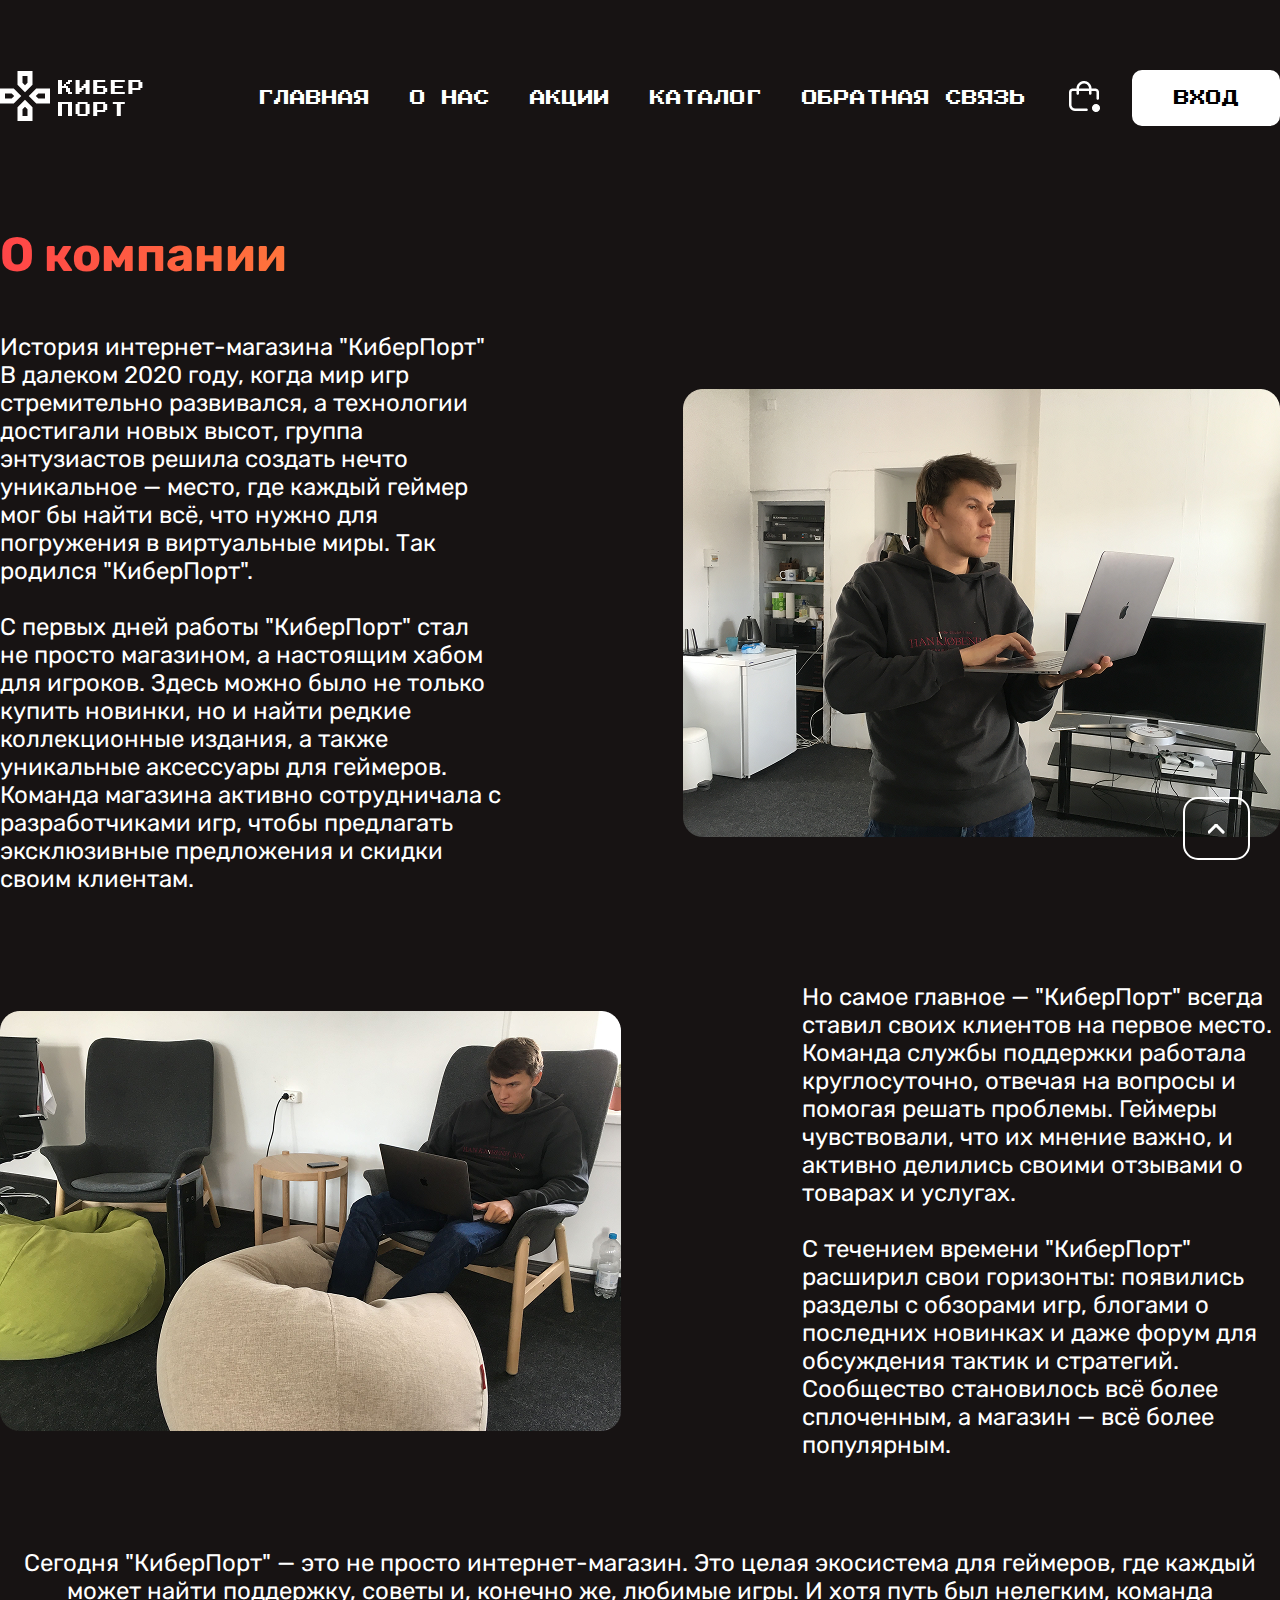
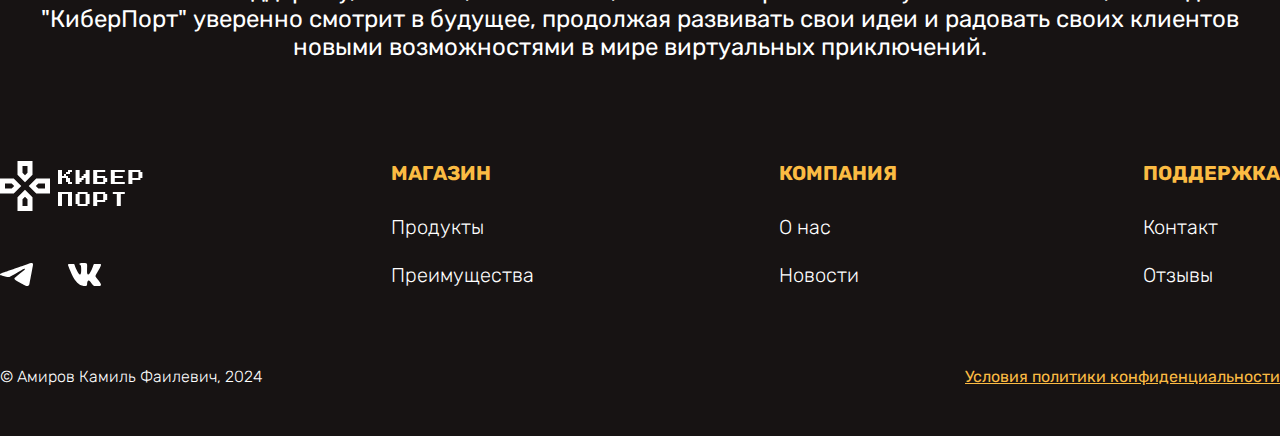
<file: about.html>
<!DOCTYPE html>
<html lang="en">

<head>
  <meta charset="UTF-8">
  <meta name="viewport" content="width=device-width, initial-scale=1.0">
  <title>КиберПорт</title>
  <link rel="stylesheet" href="assets/css/about.css">
  <link rel="shortcut icon" href="assets/favicon/favicon.png" type="image/x-icon">
</head>

<body>
  <!-- button to top -->
  <a href="#" class="btn_to_top">
    <svg width="17" height="10" viewBox="0 0 17 10" fill="none" xmlns="http://www.w3.org/2000/svg">
      <path d="M15.071 8.16455L8.04719 1.04653" stroke-width="3" stroke-linecap="round" />
      <path d="M1 8.0708L8.11802 1.047" stroke-width="3" stroke-linecap="round" />
    </svg>
  </a>

  <!-- header -->
  <header>
    <div class="header_menu container">
      <div class="logo">
        <a href="index.html"><img src="assets/logo/logo.svg" alt=""></a>
      </div>
      <nav>
        <a href="index.html">Главная</a>
        <a href="about.html">О нас</a>
        <a href="index.html#sales">Акции</a>
        <a href="catalog.html">Каталог</a>
        <a href="index.html#email">Обратная связь</a>
      </nav>
      <div class="head_btns">
        <div class="basket">
          <a href="basket.html"><img src="assets/images/header/cart.png" alt=""></a>
        </div>
        <a href="auth.html" class="btn">ВХОД</a>
      </div>
    </div>
  </header>
  <!-- header -->

  <!-- banner -->
  <div class="banner container mt100">
    <h2>О компании</h2>

    <div class="first">
      <p style="width: 630px; margin-right: 181px;">
        История интернет-магазина "КиберПорт" В далеком 2020 году, когда мир игр стремительно развивался, а технологии
        достигали новых высот, группа энтузиастов решила создать нечто уникальное — место, где каждый геймер мог бы
        найти всё, что нужно для погружения в виртуальные миры. Так родился "КиберПорт". <br><br>

        С первых дней работы "КиберПорт" стал не просто магазином, а настоящим хабом для игроков. Здесь можно было не
        только купить новинки, но и найти редкие коллекционные издания, а также уникальные аксессуары для геймеров.
        Команда магазина активно сотрудничала с разработчиками игр, чтобы предлагать эксклюзивные предложения и скидки
        своим клиентам.
      </p>
      <img src="assets/other_images/aboutsec/2.png" alt="">
    </div>

    <div class="second" style="margin: 90px 0px;">
      <img src="assets/other_images/aboutsec/1.png" alt="" style="margin-right: 181px;">
      <p style="width: 548px;">
        Но самое главное — "КиберПорт" всегда ставил своих клиентов на первое место. Команда службы поддержки работала
        круглосуточно, отвечая на вопросы и помогая решать проблемы. Геймеры чувствовали, что их мнение важно, и активно
        делились своими отзывами о товарах и услугах. <br><br>

        С течением времени "КиберПорт" расширил свои горизонты: появились разделы с обзорами игр, блогами о последних
        новинках и даже форум для обсуждения тактик и стратегий. Сообщество становилось всё более сплоченным, а магазин
        — всё более популярным.
      </p>
    </div>
    <h5>Сегодня "КиберПорт" — это не просто интернет-магазин. Это   целая экосистема для геймеров, где каждый может найти
      поддержку, советы и, конечно же, любимые игры. И хотя путь был нелегким, команда "КиберПорт" уверенно смотрит в
      будущее, продолжая развивать свои идеи и радовать своих клиентов новыми возможностями в мире виртуальных
      приключений.</h5>
  </div>
  <!-- banner -->

  <!-- footer -->
  <footer class="container mt100" id="footer">
    <div class="footer_columns">

      <div class="first_column">
        <img src="assets/logo/logo.svg" alt="">
        <div class="footer_icons">
          <img src="assets/images/footer/tg.svg" alt="" style="cursor: pointer;">
          <img src="assets/images/footer/vk.svg" alt="" style="cursor: pointer;">
        </div>
      </div>

      <div class="second_column">
        <h4>МАГАЗИН</h4>
        <a href="catalog.html">Продукты</a>
        <a href="index.html#advant">Преимущества</a>
      </div>

      <div class="third_column">
        <h4>КОМПАНИЯ</h4>
        <a href="about.html">О нас</a>
        <a href="index.html#sales">Новости</a>
      </div>

      <div class="fourth_column">
        <h4>ПОДДЕРЖКА</h4>
        <a href="index.html#email">Контакт</a>
        <a href="index.html#reviews">Отзывы</a>
      </div>

    </div>
    <div class="footer_info">
      <p>© Амиров Камиль Фаилевич, 2024</p>
      <a href="confidence.html">Условия политики конфиденциальности</a>
    </div>
  </footer>
  <!-- footer end -->
</body>

</html>
</file>
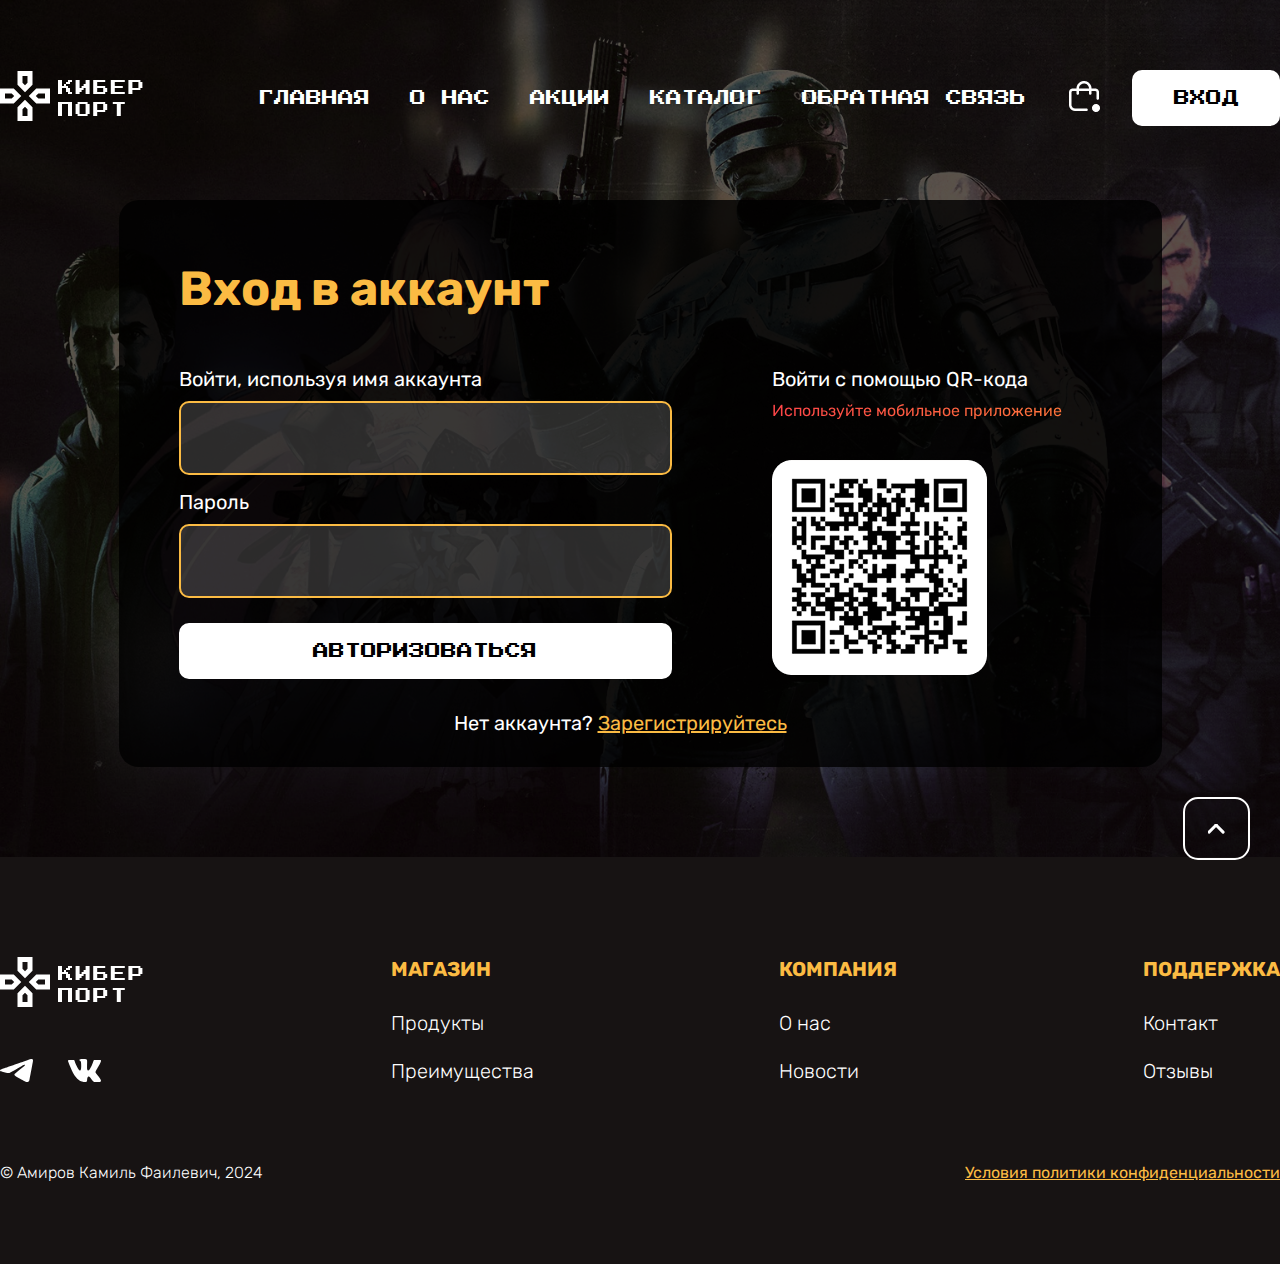
<file: auth.html>
<!DOCTYPE html>
<html lang="en">

<head>
  <meta charset="UTF-8">
  <meta name="viewport" content="width=device-width, initial-scale=1.0">
  <title>КиберПорт</title>
  <link rel="stylesheet" href="assets/css/auth.css">
  <link rel="shortcut icon" href="assets/favicon/favicon.png" type="image/x-icon">
</head>

<body>
  <!-- button to top -->
  <a href="#" class="btn_to_top">
    <svg width="17" height="10" viewBox="0 0 17 10" fill="none" xmlns="http://www.w3.org/2000/svg">
      <path d="M15.071 8.16455L8.04719 1.04653" stroke-width="3" stroke-linecap="round" />
      <path d="M1 8.0708L8.11802 1.047" stroke-width="3" stroke-linecap="round" />
    </svg>
  </a>

  <!-- header -->
  <header>
    <div class="header_menu container">
      <div class="logo">
        <a href="index.html"><img src="assets/logo/logo.svg" alt=""></a>
      </div>
      <nav>
        <a href="index.html">Главная</a>
        <a href="about.html">О нас</a>
        <a href="index.html#sales">Акции</a>
        <a href="catalog.html">Каталог</a>
        <a href="index.html#email">Обратная связь</a>
      </nav>
      <div class="head_btns">
        <div class="basket">
          <a href="basket.html"><img src="assets/images/header/cart.png" alt=""></a>
        </div>
        <a href="auth.html" class="btn">ВХОД</a>
      </div>
    </div>
  </header>
  <!-- header -->

  <!-- banner -->
  <main>
    <div class="banner container mt100">
      <div class="auth">
        <h1>Вход в аккаунт</h1>
        <div class="banner_info">
          <form>
            <label>Войти, используя имя аккаунта</label>
            <input type="text">
            <label>Пароль</label>
            <input type="password">
            <a href="index.html#">АВТОРИЗОВАТЬСЯ</a>
          </form>
          <div class="qrcode">
            <h3>Войти с помощью QR-кода</h3>
            <h4>Используйте мобильное приложение</h4>
            <img src="assets/other_images/auth/qrcode.png" alt="">
          </div>
        </div>
        <p>Нет аккаунта? <span><a href="reg.html">Зарегистрируйтесь</a></span></p>
      </div>
    </div>
  </main>
  <!-- banner -->

  <!-- footer -->
  <footer class="container mt100" id="footer">
    <div class="footer_columns">

      <div class="first_column">
        <img src="assets/logo/logo.svg" alt="">
        <div class="footer_icons">
          <img src="assets/images/footer/tg.svg" alt="" style="cursor: pointer;">
          <img src="assets/images/footer/vk.svg" alt="" style="cursor: pointer;">
        </div>
      </div>

      <div class="second_column">
        <h4>МАГАЗИН</h4>
        <a href="catalog.html">Продукты</a>
        <a href="index.html#advant">Преимущества</a>
      </div>

      <div class="third_column">
        <h4>КОМПАНИЯ</h4>
        <a href="about.html">О нас</a>
        <a href="index.html#sales">Новости</a>
      </div>

      <div class="fourth_column">
        <h4>ПОДДЕРЖКА</h4>
        <a href="index.html#email">Контакт</a>
        <a href="index.html#reviews">Отзывы</a>
      </div>

    </div>
    <div class="footer_info">
      <p>© Амиров Камиль Фаилевич, 2024</p>
      <a href="confidence.html">Условия политики конфиденциальности</a>
    </div>
  </footer>
  <!-- footer end -->
</body>

</html>
</file>
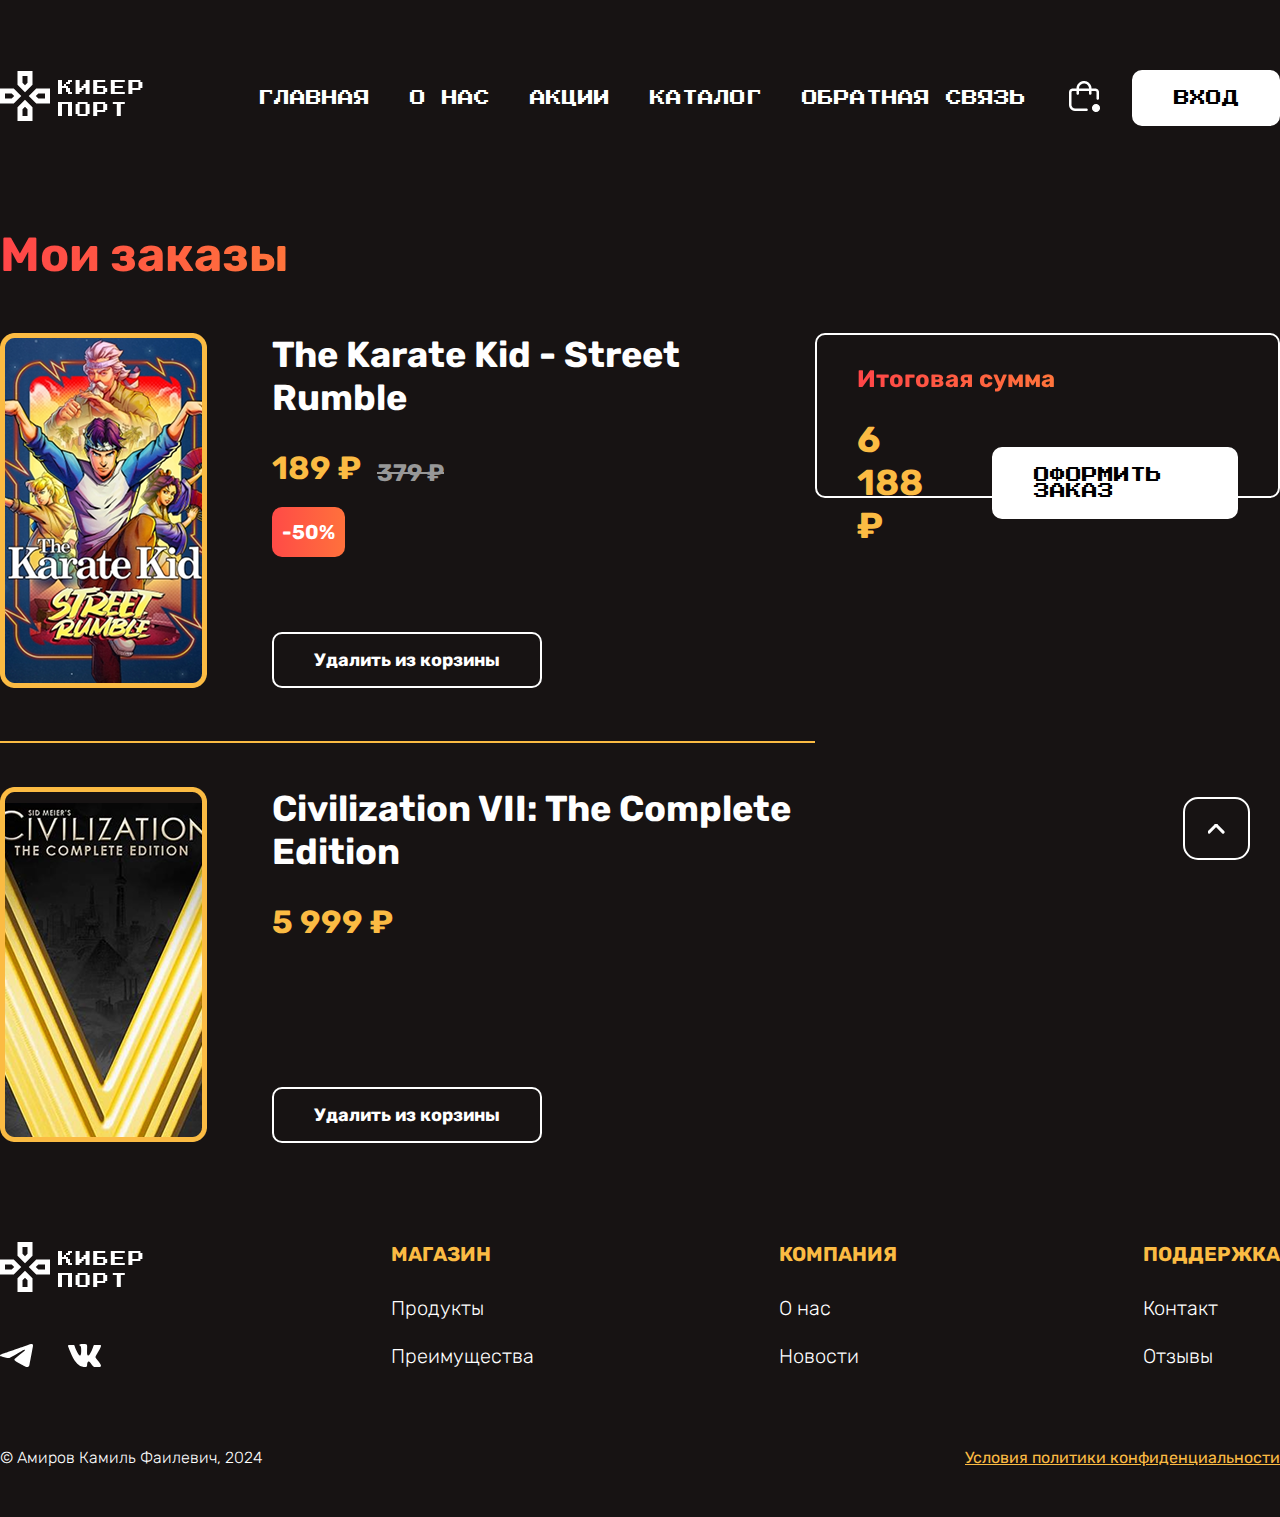
<file: basket.html>
<!DOCTYPE html>
<html lang="en">

<head>
  <meta charset="UTF-8">
  <meta name="viewport" content="width=device-width, initial-scale=1.0">
  <title>КиберПорт</title>
  <link rel="stylesheet" href="assets/css/basket.css">
  <link rel="shortcut icon" href="assets/favicon/favicon.png" type="image/x-icon">
</head>

<body>
  <!-- button to top -->
  <a href="#" class="btn_to_top">
    <svg width="17" height="10" viewBox="0 0 17 10" fill="none" xmlns="http://www.w3.org/2000/svg">
      <path d="M15.071 8.16455L8.04719 1.04653" stroke-width="3" stroke-linecap="round" />
      <path d="M1 8.0708L8.11802 1.047" stroke-width="3" stroke-linecap="round" />
    </svg>
  </a>

  <!-- header -->
  <header>
    <div class="header_menu container">
      <div class="logo">
        <a href="index.html"><img src="assets/logo/logo.svg" alt=""></a>
      </div>
      <nav>
        <a href="index.html">Главная</a>
        <a href="about.html">О нас</a>
        <a href="index.html#sales">Акции</a>
        <a href="catalog.html">Каталог</a>
        <a href="index.html#email">Обратная связь</a>
      </nav>
      <div class="head_btns">
        <div class="basket">
          <a href="basket.html"><img src="assets/images/header/cart.png" alt=""></a>
        </div>
        <a href="auth.html" class="btn">ВХОД</a>
      </div>
    </div>
  </header>
  <!-- header -->

  <!-- banner -->
  <div class="banner container mt100">
    <h2>Мои заказы</h2>
    <div class="banner_info">
      <div class="left">

        <div class="card">
          <img src="assets/other_images/basket/1.png" alt="">
          <div class="info">
            <h3>The Karate Kid - Street <br>
              Rumble</h3>
            <div class="price">
              <h5>189 ₽</h5>
              <p>379 ₽</p>
            </div>
            <h6>-50%</h6>
            <a href="#" class="btn1">Удалить из корзины</a>
          </div>
        </div>

        <div class="line">
          <img src="assets/other_images/basket/line.png" alt="">
        </div>

        <div class="card">
          <img src="assets/other_images/basket/2.png" alt="">
          <div class="info">
            <h3>Civilization VII: The Complete <br>
              Edition</h3>
            <div class="price" style="margin-bottom: 163px;">
              <h5>5 999 ₽</h5>
            </div>
            <a href="#" class="btn1">Удалить из корзины</a>
          </div>
        </div>

      </div>

      <div class="right">
        <h3>Итоговая сумма</h3>
        <div class="go">
          <p>6 188 ₽</p>
          <a href="#" class="btn">ОФОРМИТЬ ЗАКАЗ</a>
        </div>
      </div>
    </div>
  </div>
  <!-- banner -->

  <!-- footer -->
  <footer class="container mt100" id="footer">
    <div class="footer_columns">

      <div class="first_column">
        <img src="assets/logo/logo.svg" alt="">
        <div class="footer_icons">
          <img src="assets/images/footer/tg.svg" alt="" style="cursor: pointer;">
          <img src="assets/images/footer/vk.svg" alt="" style="cursor: pointer;">
        </div>
      </div>

      <div class="second_column">
        <h4>МАГАЗИН</h4>
        <a href="catalog.html">Продукты</a>
        <a href="index.html#advant">Преимущества</a>
      </div>

      <div class="third_column">
        <h4>КОМПАНИЯ</h4>
        <a href="about.html">О нас</a>
        <a href="index.html#sales">Новости</a>
      </div>

      <div class="fourth_column">
        <h4>ПОДДЕРЖКА</h4>
        <a href="index.html#email">Контакт</a>
        <a href="index.html#reviews">Отзывы</a>
      </div>

    </div>
    <div class="footer_info">
      <p>© Амиров Камиль Фаилевич, 2024</p>
      <a href="confidence.html">Условия политики конфиденциальности</a>
    </div>
  </footer>
  <!-- footer end -->
</body>

</html>
</file>
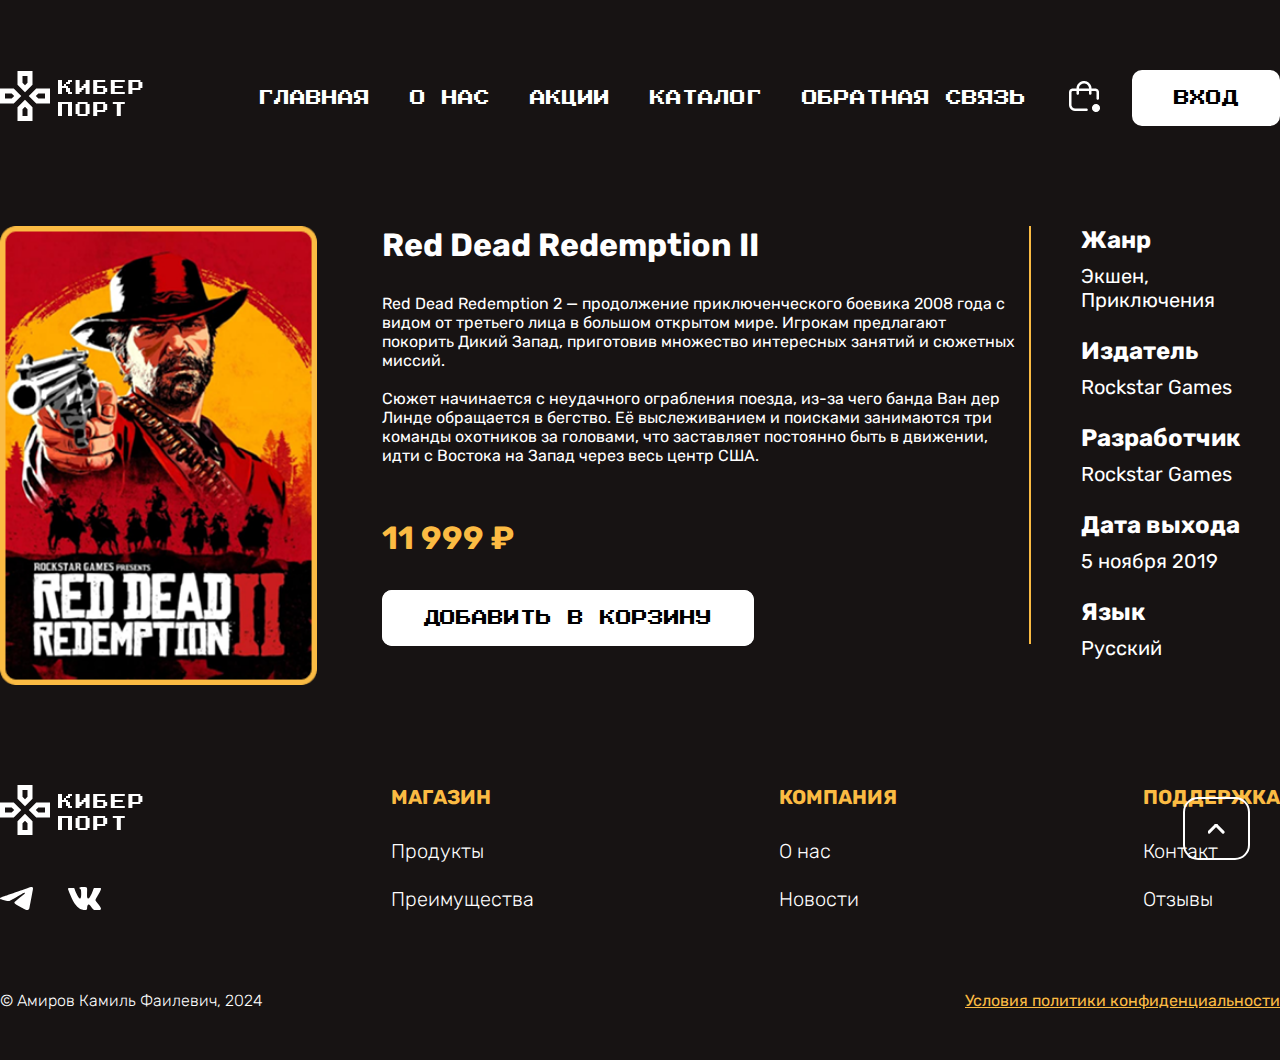
<file: card.html>
<!DOCTYPE html>
<html lang="en">
<head>
  <meta charset="UTF-8">
  <meta name="viewport" content="width=device-width, initial-scale=1.0">
  <title>КиберПорт</title>
  <link rel="stylesheet" href="assets/css/card.css">
  <link rel="shortcut icon" href="assets/favicon/favicon.png" type="image/x-icon">
</head>
<body>
  <!-- button to top -->
  <a href="#" class="btn_to_top">
    <svg width="17" height="10" viewBox="0 0 17 10" fill="none" xmlns="http://www.w3.org/2000/svg">
      <path d="M15.071 8.16455L8.04719 1.04653" stroke-width="3" stroke-linecap="round" />
      <path d="M1 8.0708L8.11802 1.047" stroke-width="3" stroke-linecap="round" />
    </svg>
  </a>

  <!-- header -->
  <header>
    <div class="header_menu container">
      <div class="logo">
        <a href="index.html"><img src="assets/logo/logo.svg" alt=""></a>
      </div>
      <nav>
        <a href="index.html">Главная</a>
        <a href="about.html">О нас</a>
        <a href="index.html#sales">Акции</a>
        <a href="catalog.html">Каталог</a>
        <a href="index.html#email">Обратная связь</a>
      </nav>
      <div class="head_btns">
        <div class="basket">
          <a href="basket.html"><img src="assets/images/header/cart.png" alt=""></a>
        </div>
        <a href="auth.html" class="btn">ВХОД</a>
      </div>
    </div>
  </header>
  <!-- header -->

  <!-- banner -->
  <div class="banner container mt100">

    <div class="left">
      <img src="assets/other_images/card/card.png" alt="">
      <div class="info">
        <h1>Red Dead Redemption II</h1>
        <p>Red Dead Redemption 2 — продолжение приключенческого боевика 2008 года с видом от третьего лица в большом открытом мире. Игрокам предлагают покорить Дикий Запад, приготовив множество интересных занятий и сюжетных миссий.
        <br><br>
          Сюжет начинается с неудачного ограбления поезда, из-за чего банда Ван дер Линде обращается в бегство. Её выслеживанием и поисками занимаются три команды охотников за головами, что заставляет постоянно быть в движении, идти с Востока на Запад через весь центр США. </p>
        <h5>11 999 ₽</h5>
        <a href="#" class="btn1">ДОБАВИТЬ В КОРЗИНУ</a>
      </div>
    </div>

    <div class="line">
      <img src="assets/other_images/card/line.png" alt="">
    </div>

    <div class="right">

      <div class="janr">
        <h4>Жанр</h4>
        <p>Экшен, Приключения</p>
      </div>

      <div class="author">
        <h4>Издатель</h4>
        <p>Rockstar Games</p>
      </div>

      <div class="razrab">
        <h4>Разработчик</h4>
        <p>Rockstar Games</p>
      </div>

      <div class="date">
        <h4>Дата выхода</h4>
        <p>5 ноября 2019</p>
      </div>

      <div class="language">
        <h4>Язык</h4>
        <p>Русский</p>
      </div>

    </div>

  </div>
  <!-- banner -->

  <!-- footer -->
  <footer class="container mt100" id="footer">
    <div class="footer_columns">

      <div class="first_column">
        <img src="assets/logo/logo.svg" alt="">
        <div class="footer_icons">
          <img src="assets/images/footer/tg.svg" alt="" style="cursor: pointer;">
          <img src="assets/images/footer/vk.svg" alt="" style="cursor: pointer;">
        </div>
      </div>

      <div class="second_column">
        <h4>МАГАЗИН</h4>
        <a href="catalog.html">Продукты</a>
        <a href="index.html#advant">Преимущества</a>
      </div>

      <div class="third_column">
        <h4>КОМПАНИЯ</h4>
        <a href="about.html">О нас</a>
        <a href="index.html#sales">Новости</a>
      </div>

      <div class="fourth_column">
        <h4>ПОДДЕРЖКА</h4>
        <a href="index.html#email">Контакт</a>
        <a href="index.html#reviews">Отзывы</a>
      </div>

    </div>
    <div class="footer_info">
        <p>© Амиров Камиль Фаилевич, 2024</p>
        <a href="confidence.html">Условия политики конфиденциальности</a>
    </div>
  </footer>
  <!-- footer end -->
</body>
</html>
</file>
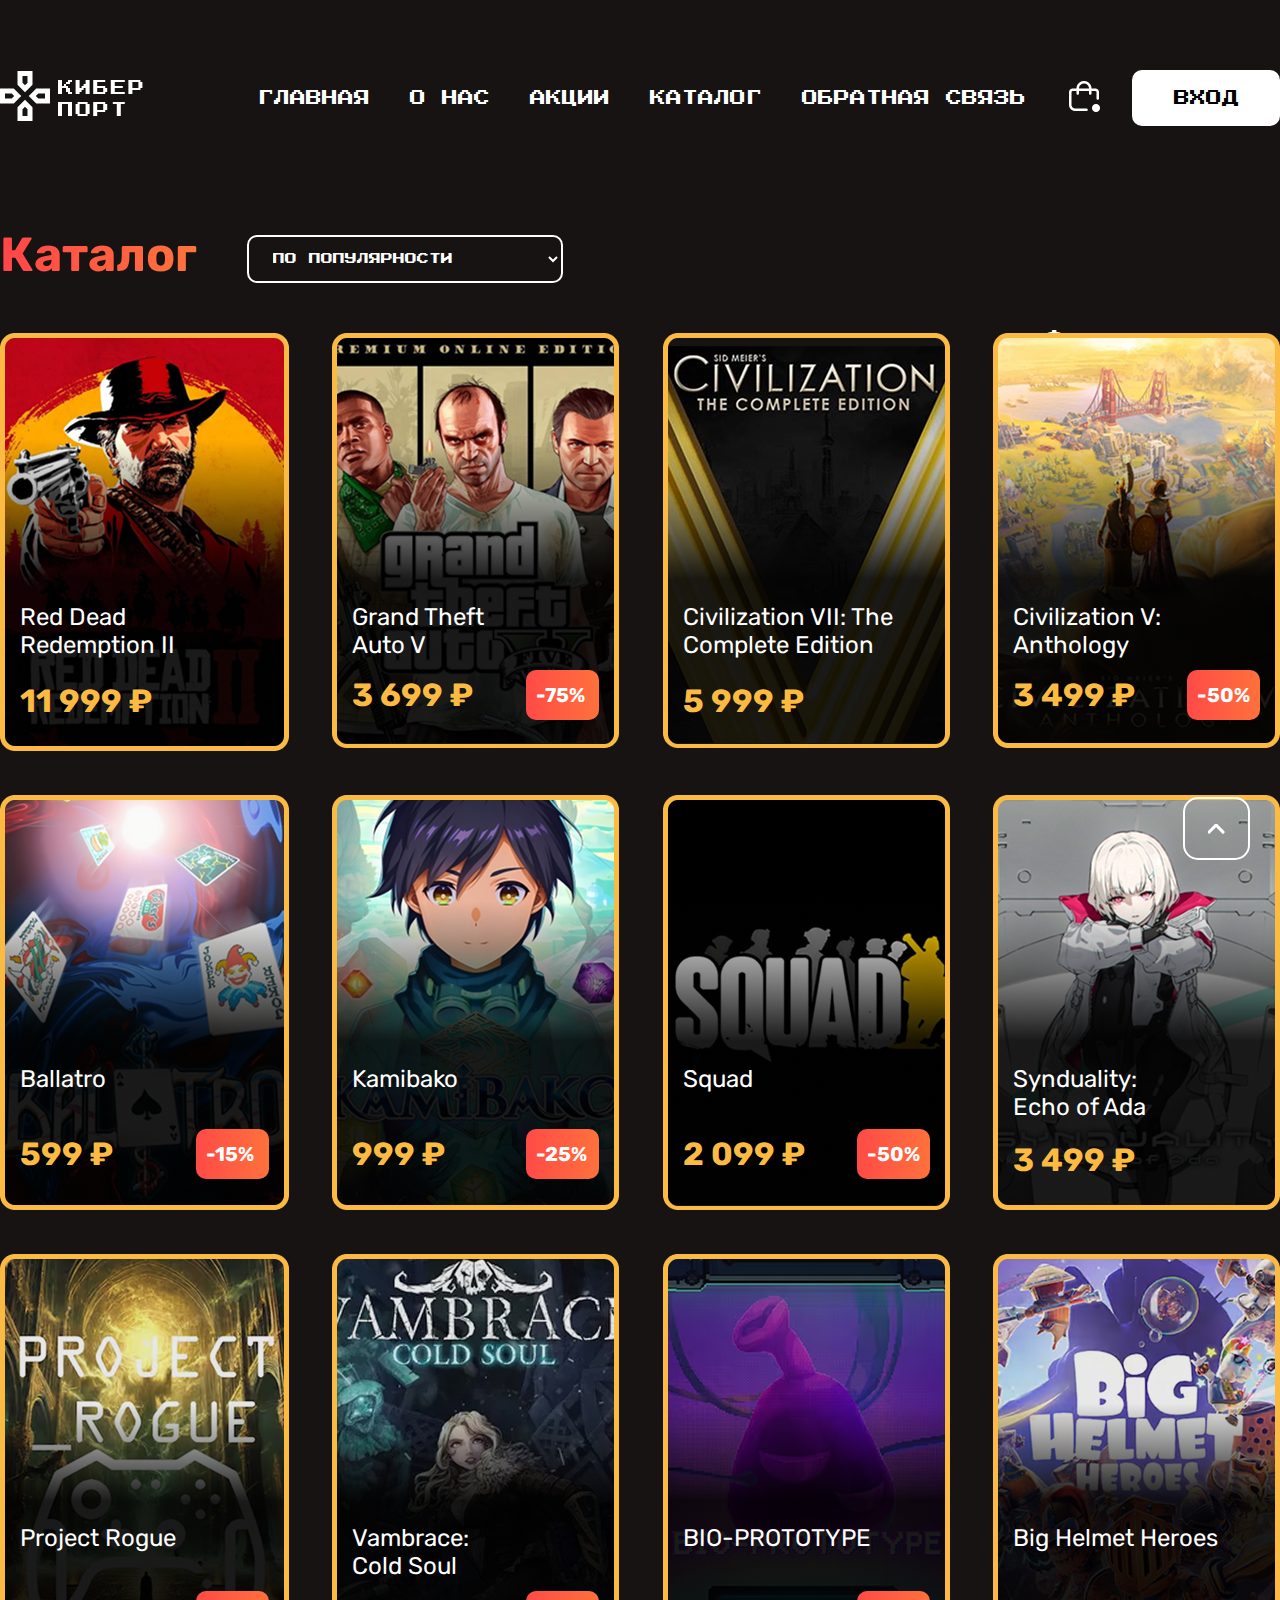
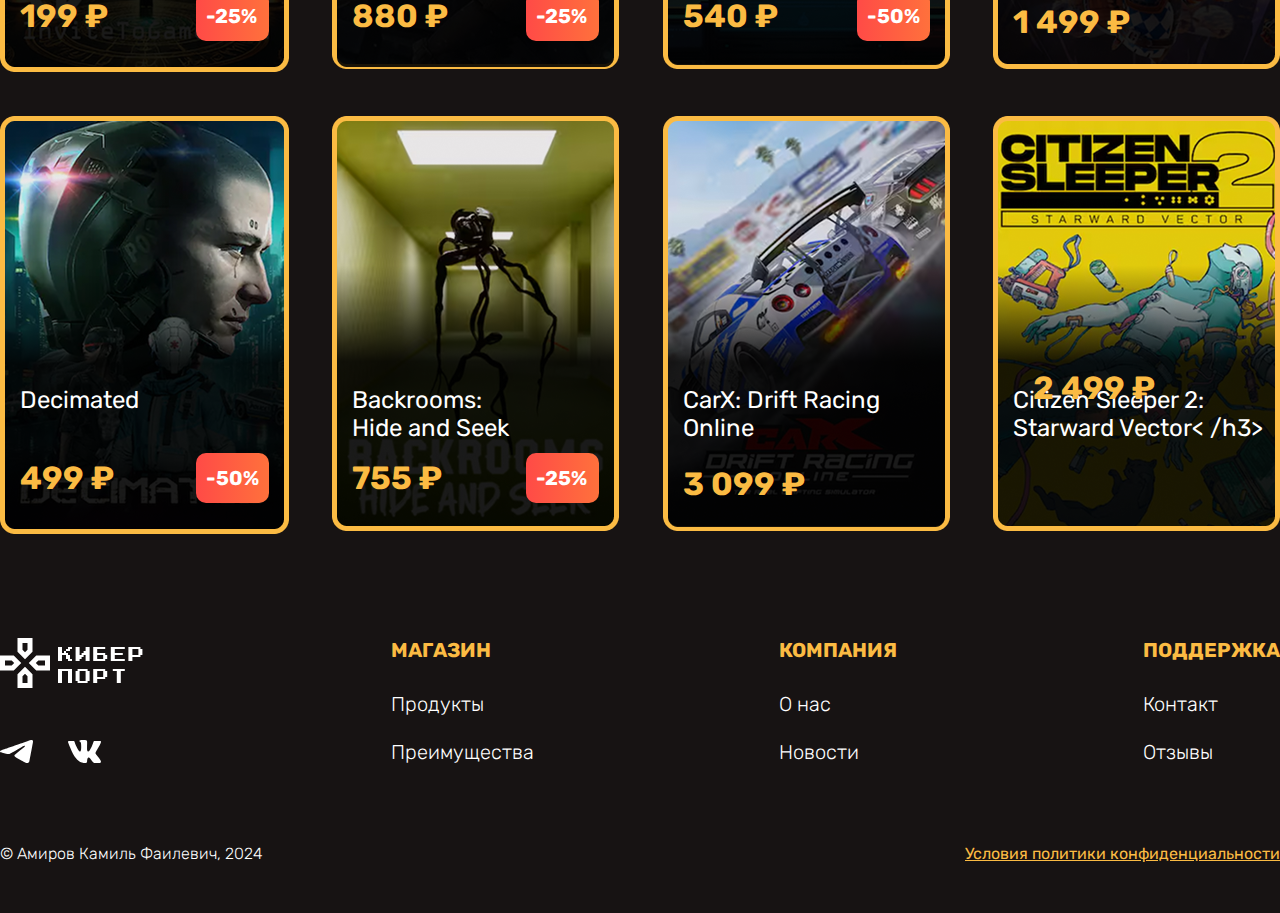
<file: catalog.html>
<!DOCTYPE html>
<html lang="en">

<head>
  <meta charset="UTF-8">
  <meta name="viewport" content="width=device-width, initial-scale=1.0">
  <title>КиберПорт</title>
  <link rel="stylesheet" href="assets/css/catalog.css">
  <link rel="shortcut icon" href="assets/favicon/favicon.png" type="image/x-icon">
</head>

<body>
  <!-- button to top -->
  <a href="#" class="btn_to_top">
    <svg width="17" height="10" viewBox="0 0 17 10" fill="none" xmlns="http://www.w3.org/2000/svg">
      <path d="M15.071 8.16455L8.04719 1.04653" stroke-width="3" stroke-linecap="round" />
      <path d="M1 8.0708L8.11802 1.047" stroke-width="3" stroke-linecap="round" />
    </svg>
  </a>

  <!-- header -->
  <header>
    <div class="header_menu container">
      <div class="logo">
        <a href="index.html"><img src="assets/logo/logo.svg" alt=""></a>
      </div>
      <nav>
        <a href="index.html">Главная</a>
        <a href="about.html">О нас</a>
        <a href="index.html#sales">Акции</a>
        <a href="catalog.html">Каталог</a>
        <a href="index.html#email">Обратная связь</a>
      </nav>
      <div class="head_btns">
        <div class="basket">
          <a href="basket.html"><img src="assets/images/header/cart.png" alt=""></a>
        </div>
        <a href="auth.html" class="btn">ВХОД</a>
      </div>
    </div>
  </header>
  <!-- header -->

  <!-- banner -->
  <div class="banner" id="banner">
    <div class="filter">
      <div class="title">
        <h3>Фильтры</h3>
        <a href="#banner">Обновить</a>
      </div>

      <h4>Цена</h4>
      <select style="background-color: transparent; border-radius: 10px;
      padding: 10px;
      font-weight: 400;
      font-size: 16px;
      margin-bottom: 25px; width: 100%;">
        <option value="">Бесплатно</option>
        <option value="">ниже 650 ₽</option>
        <option value="">ниже 1 300 ₽</option>
        <option value="">ниже 1 950 ₽</option>
        <option value="">выше 1950 ₽</option>
      </select>
      
      <h4>Жанр</h4>
      <select style="background-color: transparent; border-radius: 10px;
      padding: 10px;
      font-weight: 400;
      font-size: 16px;
      margin-bottom: 25px; width: 100%;">
        <option value="">Викторина</option>
        <option value="">Выживание</option>
        <option value="">Головоломка</option>
        <option value="">Гонки</option>
        <option value="">Групповая</option>
        <option value="">Исследование</option>
        <option value="">Казуальная</option>
        <option value="">Космос</option>
        <option value="">Музыка</option>
        <option value="">Защита башни</option>
        <option value="">Экшен</option>
      </select>
      
      <h4>Категория</h4>
      <select style="background-color: transparent; border-radius: 10px;
      padding: 10px;
      font-weight: 400;
      font-size: 16px;
      margin-bottom: 25px;">
        <option value="">Виртуальная реальность</option>
        <option value="">Кооперативная</option>
        <option value="">Кросс-платформенные</option>
        <option value="">Одиночная</option>
        <option value="">Многопользовательская</option>
        <option value="">Геймпад</option>
        <option value="">Приключение</option>
      </select>
    </div>

    <div class="container mt100">

      <div class="sort">
        <h2>Каталог</h2>
        <select>
          <option value="">ПО ПОПУЛЯРНОСТИ</option>
          <option value="">по цене (возрастание)</option>
          <option value="">по цене (убывание)</option>
          <option value="">новые</option>
        </select>
      </div>

      <div class="cat_items">

        <a href="card.html" class="cat_card">
          <div class="in_basket">
            <h6>В корзину</h6>
          </div>
          <img src="assets/images/catalog/1.png" alt="">
          <h3>Red Dead <br>
            Redemption II</h3>
          <div class="cat_price">
            <p>11 999 ₽</p>
          </div>
        </a>
  
        <div class="cat_card">
          <div class="in_basket">
            <h6>В корзину</h6>
          </div>
          <img src="assets/images/catalog/2.png" alt="">
          <h3>Grand Theft <br>
            Auto V</h3>
          <div class="cat_price">
            <p>3 699 ₽</p>
            <h5>-75%</h5>
          </div>
        </div>
  
        <div href="card.html" class="cat_card">
          <div class="in_basket">
            <h6>В корзину</h6>
          </div>
          <img src="assets/images/catalog/3.png" alt="">
          <h3>Civilization VII: The <br>
            Complete Edition</h3>
          <div class="cat_price">
            <p>5 999 ₽</p>
          </div>
        </div>
  
        <div class="cat_card">
          <div class="in_basket">
            <h6>В корзину</h6>
          </div>
          <img src="assets/images/catalog/4.png" alt="">
          <h3>Civilization V: <br>
            Anthology</h3>
          <div class="cat_price">
            <p>3 499 ₽</p>
            <h5>-50%</h5>
          </div>
        </div>
  
        <div href="card.html" class="cat_card">
          <div class="in_basket">
            <h6>В корзину</h6>
          </div>
          <img src="assets/images/catalog/5.png" alt="">
          <h3>Ballatro</h3>
          <div class="cat_price">
            <p>599 ₽</p>
            <h5>-15%</h5>
          </div>
        </div>
  
        <div class="cat_card">
          <div class="in_basket">
            <h6>В корзину</h6>
          </div>
          <img src="assets/images/catalog/6.png" alt="">
          <h3>Kamibako</h3>
          <div class="cat_price">
            <p>999 ₽</p>
            <h5>-25%</h5>
          </div>
        </div>
  
        <div href="card.html" class="cat_card">
          <div class="in_basket">
            <h6>В корзину</h6>
          </div>
          <img src="assets/images/catalog/7.png" alt="">
          <h3>Squad</h3>
          <div class="cat_price">
            <p>2 099 ₽</p>
            <h5>-50%</h5>
          </div>
        </div>
  
        <div href="card.html" class="cat_card">
          <div class="in_basket">
            <h6>В корзину</h6>
          </div>
          <img src="assets/images/catalog/8.png" alt="">
          <h3>Synduality: <br>
            Echo of Ada</h3>
          <div class="cat_price">
            <p>3 499 ₽</p>
          </div>
        </div>
  
        <div class="cat_card">
          <div class="in_basket">
            <h6>В корзину</h6>
          </div>
          <img src="assets/images/catalog/9.png" alt="">
          <h3>Project Rogue</h3>
          <div class="cat_price">
            <p>199 ₽</p>
            <h5>-25%</h5>
          </div>
        </div>
  
        <div href="card.html" class="cat_card">
          <div class="in_basket">
            <h6>В корзину</h6>
          </div>
          <img src="assets/images/catalog/10.png" alt="">
          <h3>Vambrace: <br>
            Cold Soul</h3>
          <div class="cat_price">
            <p>880 ₽</p>
            <h5>-25%</h5>
          </div>
        </div>
  
        <div class="cat_card">
          <div class="in_basket">
            <h6>В корзину</h6>
          </div>
          <img src="assets/images/catalog/11.png" alt="">
          <h3>BIO-PROTOTYPE</h3>
          <div class="cat_price">
            <p>540 ₽</p>
            <h5>-50%</h5>
          </div>
        </div>
  
        <div href="card.html" class="cat_card">
          <div class="in_basket">
            <h6>В корзину</h6>
          </div>
          <img src="assets/images/catalog/12.png" alt="">
          <h3>Big Helmet Heroes</h3>
          <div class="cat_price">
            <p>1 499 ₽</p>
          </div>
        </div>
  
        <div class="cat_card">
          <div class="in_basket">
            <h6>В корзину</h6>
          </div>
          <img src="assets/images/catalog/13.png" alt="">
          <h3>Decimated</h3>
          <div class="cat_price">
            <p>499 ₽</p>
            <h5>-50%</h5>
          </div>
        </div>
  
        <div href="card.html" class="cat_card">
          <div class="in_basket">
            <h6>В корзину</h6>
          </div>
          <img src="assets/images/catalog/14.png" alt="">
          <h3>Backrooms: <br>
            Hide and Seek</h3>
          <div class="cat_price">
            <p>755 ₽</p>
            <h5>-25%</h5>
          </div>
        </div>
  
        <div class="cat_card">
          <div class="in_basket">
            <h6>В корзину</h6>
          </div>
          <img src="assets/images/catalog/15.png" alt="">
          <h3>CarX: Drift Racing <br>
            Online</h3>
          <div class="cat_price">
            <p>3 099 ₽</p>
          </div>
        </div>
  
        <div class="cat_card">
          <div class="in_basket">
            <h6>В корзину</h6>
          </div>
          <img src="assets/images/catalog/16.png" alt="">
          <h3>Citizen Sleeper 2: <br>
            Starward Vector<  /h3>
          <div class="cat_price">
            <p>2 499 ₽</p>
          </div>
        </div>
  
      </div>
    </div>

  </div>
  <!-- banner -->

  <!-- footer -->
  <footer class="container mt100" id="footer">
    <div class="footer_columns">

      <div class="first_column">
        <img src="assets/logo/logo.svg" alt="">
        <div class="footer_icons">
          <img src="assets/images/footer/tg.svg" alt="" style="cursor: pointer;">
          <img src="assets/images/footer/vk.svg" alt="" style="cursor: pointer;">
        </div>
      </div>

      <div class="second_column">
        <h4>МАГАЗИН</h4>
        <a href="catalog.html">Продукты</a>
        <a href="index.html#advant">Преимущества</a>
      </div>

      <div class="third_column">
        <h4>КОМПАНИЯ</h4>
        <a href="about.html">О нас</a>
        <a href="index.html#sales">Новости</a>
      </div>

      <div class="fourth_column">
        <h4>ПОДДЕРЖКА</h4>
        <a href="index.html#email">Контакт</a>
        <a href="index.html#reviews">Отзывы</a>
      </div>

    </div>
    <div class="footer_info">
      <p>© Амиров Камиль Фаилевич, 2024</p>
      <a href="confidence.html">Условия политики конфиденциальности</a>
    </div>
  </footer>
  <!-- footer end -->
</body>

</html>
</file>
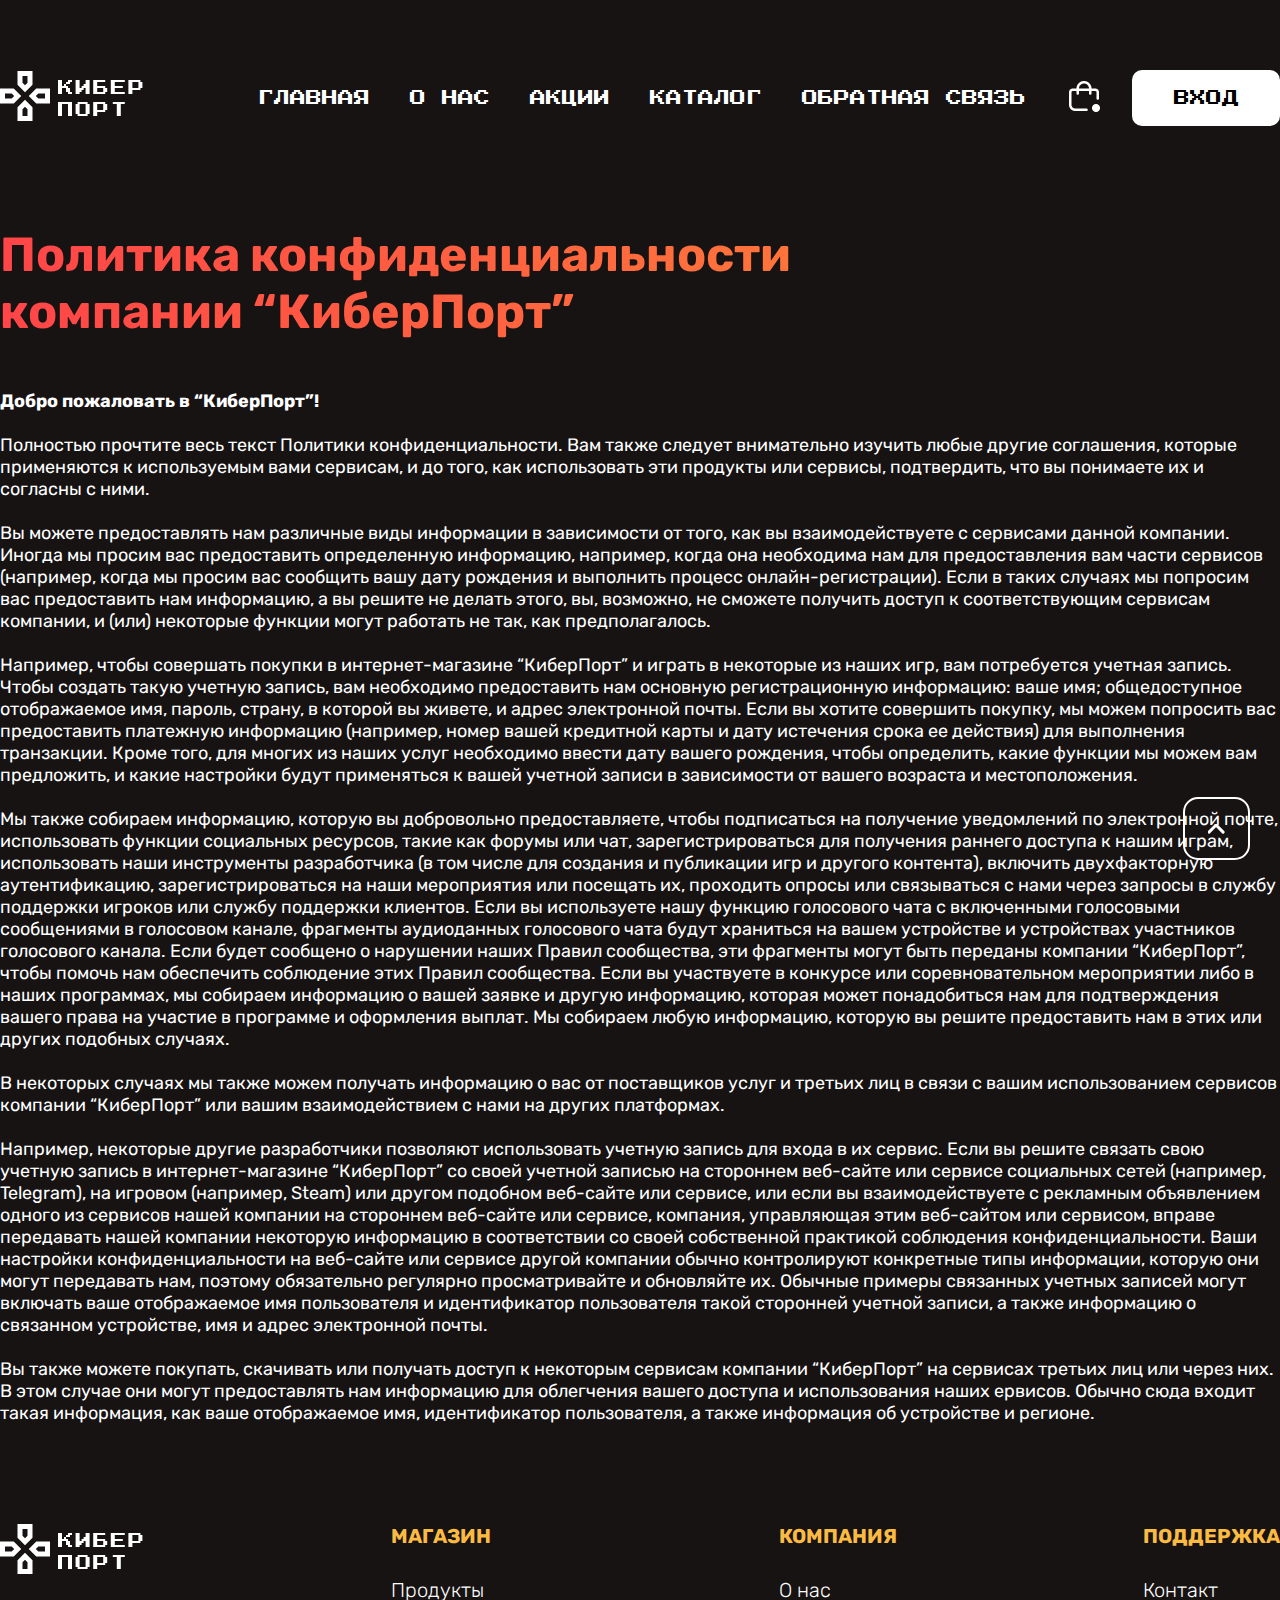
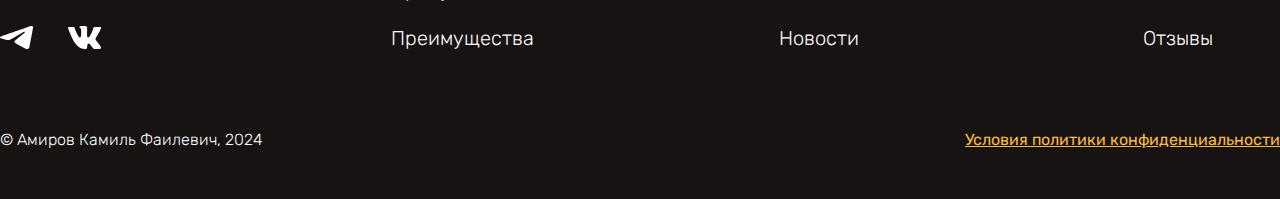
<file: confidence.html>
<!DOCTYPE html>
<html lang="en">
<head>
  <meta charset="UTF-8">
  <meta name="viewport" content="width=device-width, initial-scale=1.0">
  <title>КиберПорт</title>
  <link rel="stylesheet" href="assets/css/confidence.css">
  <link rel="shortcut icon" href="assets/favicon/favicon.png" type="image/x-icon">
</head>
<body>
  <!-- button to top -->
  <a href="#" class="btn_to_top">
    <svg width="17" height="10" viewBox="0 0 17 10" fill="none" xmlns="http://www.w3.org/2000/svg">
      <path d="M15.071 8.16455L8.04719 1.04653" stroke-width="3" stroke-linecap="round" />
      <path d="M1 8.0708L8.11802 1.047" stroke-width="3" stroke-linecap="round" />
    </svg>
  </a>

  <!-- header -->
  <header>
    <div class="header_menu container">
      <div class="logo">
        <a href="index.html"><img src="assets/logo/logo.svg" alt=""></a>
      </div>
      <nav>
        <a href="index.html">Главная</a>
        <a href="about.html">О нас</a>
        <a href="index.html#sales">Акции</a>
        <a href="catalog.html">Каталог</a>
        <a href="index.html#email">Обратная связь</a>
      </nav>
      <div class="head_btns">
        <div class="basket">
          <a href="basket.html"><img src="assets/images/header/cart.png" alt=""></a>
        </div>
        <a href="auth.html" class="btn">ВХОД</a>
      </div>
    </div>
  </header>
  <!-- header -->

  <!-- banner -->
  <div class="banner container mt100">
    <h2>Политика конфиденциальности <br>
      компании “КиберПорт”    </h2>
    <p>
      <span>Добро пожаловать в “КиберПорт”!</span>  
      <br><br>
      Полностью прочтите весь текст Политики конфиденциальности. Вам также следует внимательно изучить любые другие соглашения, которые применяются к используемым вами сервисам, и до того, как использовать эти продукты или сервисы, подтвердить, что вы понимаете их и согласны с ними.
      <br><br>
      Вы можете предоставлять нам различные виды информации в зависимости от того, как вы взаимодействуете с сервисами данной компании. Иногда мы просим вас предоставить определенную информацию, например, когда она необходима нам для предоставления вам части сервисов  (например, когда мы просим вас сообщить вашу дату рождения и выполнить процесс онлайн-регистрации). Если в таких случаях мы попросим вас предоставить нам информацию, а вы решите не делать этого, вы, возможно, не сможете получить доступ к соответствующим сервисам компании, и (или) некоторые функции могут работать не так, как предполагалось.
      <br><br>
      Например, чтобы совершать покупки в интернет-магазине “КиберПорт” и играть в некоторые из наших игр, вам потребуется учетная запись. Чтобы создать такую учетную запись, вам необходимо предоставить нам основную регистрационную информацию: ваше имя; общедоступное отображаемое имя, пароль, страну, в которой вы живете, и адрес электронной почты. Если вы хотите совершить покупку, мы можем попросить вас предоставить платежную информацию (например, номер вашей кредитной карты и дату истечения срока ее действия) для выполнения транзакции. Кроме того, для многих из наших услуг необходимо ввести дату вашего рождения, чтобы определить, какие функции мы можем вам предложить, и какие настройки будут применяться к вашей учетной записи в зависимости от вашего возраста и местоположения.
      <br><br>
      Мы также собираем информацию, которую вы добровольно предоставляете, чтобы подписаться на получение уведомлений по электронной почте, использовать функции социальных ресурсов, такие как форумы или чат, зарегистрироваться для получения раннего доступа к нашим играм, использовать наши инструменты разработчика (в том числе для создания и публикации игр и другого контента), включить двухфакторную аутентификацию, зарегистрироваться на наши мероприятия или посещать их, проходить опросы или связываться с нами через запросы в службу поддержки игроков или службу поддержки клиентов. Если вы используете нашу функцию голосового чата с включенными голосовыми сообщениями в голосовом канале, фрагменты аудиоданных голосового чата будут храниться на вашем устройстве и устройствах участников голосового канала. Если будет сообщено о нарушении наших Правил сообщества, эти фрагменты могут быть переданы компании “КиберПорт”, чтобы помочь нам обеспечить соблюдение этих Правил сообщества. Если вы участвуете в конкурсе или соревновательном мероприятии либо в наших программах, мы собираем информацию о вашей заявке и другую информацию, которая может понадобиться нам для подтверждения вашего права на участие в программе и оформления выплат. Мы собираем любую информацию, которую вы решите предоставить нам в этих или других подобных случаях.
      <br><br>
      В некоторых случаях мы также можем получать информацию о вас от поставщиков услуг и третьих лиц в связи с вашим использованием сервисов компании “КиберПорт” или вашим взаимодействием с нами на других платформах.
      <br><br>
      Например, некоторые другие разработчики позволяют использовать учетную запись для входа в их сервис. Если вы решите связать свою учетную запись в интернет-магазине “КиберПорт” со своей учетной записью на стороннем веб-сайте или сервисе социальных сетей (например, Telegram), на игровом (например, Steam) или другом подобном веб-сайте или сервисе, или если вы взаимодействуете с рекламным объявлением одного из сервисов нашей компании на стороннем веб-сайте или сервисе, компания, управляющая этим веб-сайтом или сервисом, вправе передавать нашей компании некоторую информацию в соответствии со своей собственной практикой соблюдения конфиденциальности. Ваши настройки конфиденциальности на веб-сайте или сервисе другой компании обычно контролируют конкретные типы информации, которую они могут передавать нам, поэтому обязательно регулярно просматривайте и обновляйте их. Обычные примеры связанных учетных записей могут включать ваше отображаемое имя пользователя и идентификатор пользователя такой сторонней учетной записи, а также информацию о связанном устройстве, имя и адрес электронной почты.
      <br><br>
      Вы также можете покупать, скачивать или получать доступ к некоторым сервисам компании “КиберПорт” на сервисах третьих лиц или через них. В этом случае они могут предоставлять нам информацию для облегчения вашего доступа и использования наших ервисов. Обычно сюда входит такая информация, как ваше отображаемое имя, идентификатор пользователя, а также информация об устройстве и регионе.
    </p>
  </div>
  <!-- banner -->

  <!-- footer -->
  <footer class="container mt100" id="footer">
    <div class="footer_columns">

      <div class="first_column">
        <img src="assets/logo/logo.svg" alt="">
        <div class="footer_icons">
          <img src="assets/images/footer/tg.svg" alt="" style="cursor: pointer;">
          <img src="assets/images/footer/vk.svg" alt="" style="cursor: pointer;">
        </div>
      </div>

      <div class="second_column">
        <h4>МАГАЗИН</h4>
        <a href="catalog.html">Продукты</a>
        <a href="index.html#advant">Преимущества</a>
      </div>

      <div class="third_column">
        <h4>КОМПАНИЯ</h4>
        <a href="about.html">О нас</a>
        <a href="index.html#sales">Новости</a>
      </div>

      <div class="fourth_column">
        <h4>ПОДДЕРЖКА</h4>
        <a href="index.html#email">Контакт</a>
        <a href="index.html#reviews">Отзывы</a>
      </div>

    </div>
    <div class="footer_info">
        <p>© Амиров Камиль Фаилевич, 2024</p>
        <a href="confidence.html">Условия политики конфиденциальности</a>
    </div>
  </footer>
  <!-- footer end -->
</body>
</html>
</file>
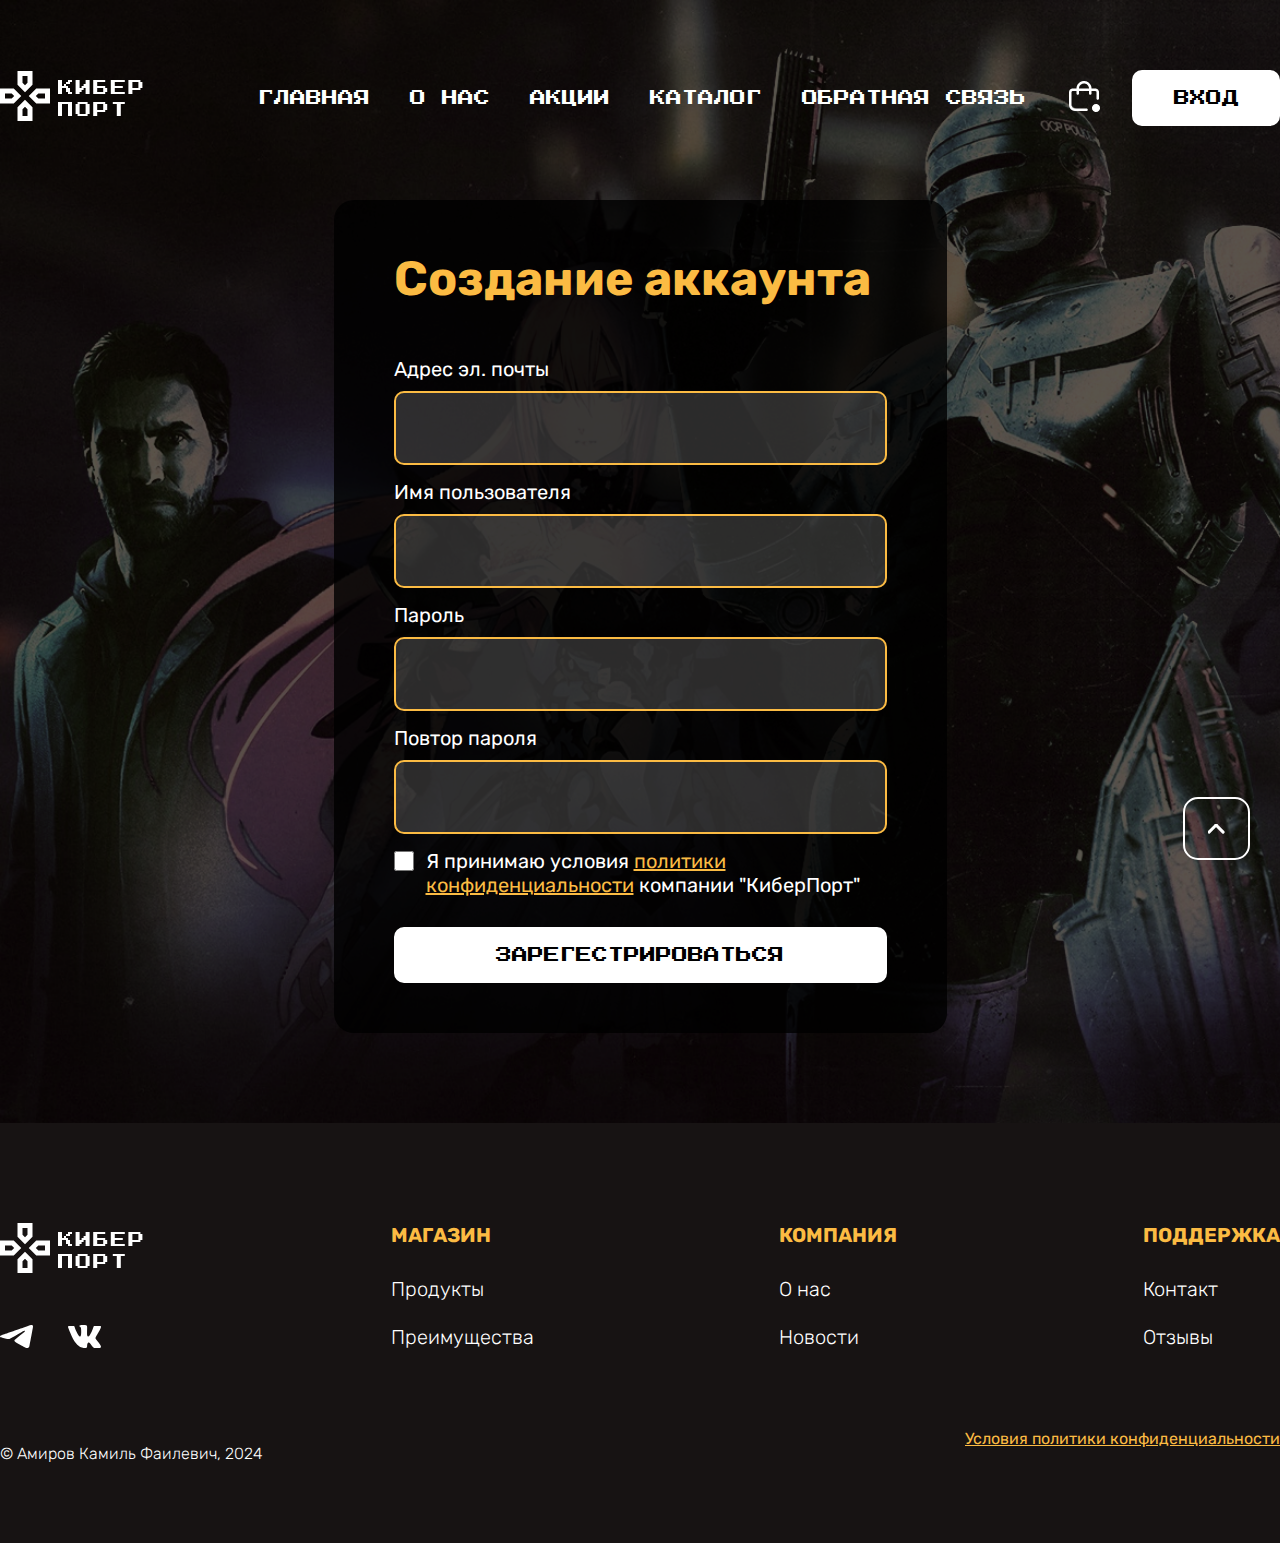
<file: reg.html>
<!DOCTYPE html>
<html lang="en">
<head>
  <meta charset="UTF-8">
  <meta name="viewport" content="width=device-width, initial-scale=1.0">
  <title>КиберПорт</title>
  <link rel="stylesheet" href="assets/css/reg.css">
  <link rel="shortcut icon" href="assets/favicon/favicon.png" type="image/x-icon">
</head>
<body>
  <!-- button to top -->
  <a href="#" class="btn_to_top">
    <svg width="17" height="10" viewBox="0 0 17 10" fill="none" xmlns="http://www.w3.org/2000/svg">
      <path d="M15.071 8.16455L8.04719 1.04653" stroke-width="3" stroke-linecap="round" />
      <path d="M1 8.0708L8.11802 1.047" stroke-width="3" stroke-linecap="round" />
    </svg>
  </a>

  <!-- header -->
  <header>
    <div class="header_menu container">
      <div class="logo">
        <a href="index.html"><img src="assets/logo/logo.svg" alt=""></a>
      </div>
      <nav>
        <a href="index.html">Главная</a>
        <a href="about.html">О нас</a>
        <a href="index.html#sales">Акции</a>
        <a href="catalog.html">Каталог</a>
        <a href="index.html#email">Обратная связь</a>
      </nav>
      <div class="head_btns">
        <div class="basket">
          <a href="basket.html"><img src="assets/images/header/cart.png" alt=""></a>
        </div>
        <a href="auth.html" class="btn">ВХОД</a>
      </div>
    </div>
  </header>
  <!-- header -->

  <!-- banner -->
  <main>
    <div class="banner container mt100">
      <div class="reg">
        <h1>Создание аккаунта</h1>
          <form>
            <label>Адрес эл. почты</label>
            <input type="text">
            <label>Имя пользователя</label>
            <input type="text">
            <label>Пароль</label>
            <input type="password">
            <label>Повтор пароля</label>
            <input type="password">
            <div class="checkbox">
              <input type="checkbox">
              <p>Я принимаю условия <span><a href="confidence.html">политики<br>
                конфиденциальности</a></span> компании "КиберПорт"</p>
            </div>
            <a href="index.html#" class="button">ЗАРЕГЕСТРИРОВАТЬСЯ</a>
          </form>
      </div>
    </div>
  </main>
  <!-- banner -->

  <!-- footer -->
  <footer class="container mt100" id="footer">
    <div class="footer_columns">

      <div class="first_column">
        <img src="assets/logo/logo.svg" alt="">
        <div class="footer_icons">
          <img src="assets/images/footer/tg.svg" alt="" style="cursor: pointer;">
          <img src="assets/images/footer/vk.svg" alt="" style="cursor: pointer;">
        </div>
      </div>

      <div class="second_column">
        <h4>МАГАЗИН</h4>
        <a href="catalog.html">Продукты</a>
        <a href="index.html#advant">Преимущества</a>
      </div>

      <div class="third_column">
        <h4>КОМПАНИЯ</h4>
        <a href="about.html">О нас</a>
        <a href="index.html#sales">Новости</a>
      </div>

      <div class="fourth_column">
        <h4>ПОДДЕРЖКА</h4>
        <a href="index.html#email">Контакт</a>
        <a href="index.html#reviews">Отзывы</a>
      </div>

    </div>
    <div class="footer_info">
        <p>© Амиров Камиль Фаилевич, 2024</p>
        <a href="confidence.html">Условия политики конфиденциальности</a>
    </div>
  </footer>
  <!-- footer end -->
</body>
</html>
</file>
<file: assets/css/about.css>
*{
  margin: 0;
  padding: 0;
  list-style: none;
  box-sizing: border-box;
  font-family: "Rubik", sans-serif;
  transition: 0.5s;
  scroll-behavior: smooth;
  color: white;
  scroll-padding-top: 150px;
}

/* fonts */
@font-face {
  font-family: "Rubik";
  src: url(../fonts/Rubik/Rubik-VariableFont_wght.ttf);
}

@font-face {
  font-family: "Press_Start";
  src: url(../fonts/Press_Start_2P/PressStart2P-Regular.ttf);
}

/* container */
.container{
  max-width: 1400px;
  margin: 0 auto;
}

/* scroll off */
::-webkit-scrollbar {
  width: 0;
}

/* button to top */
.btn_to_top {
  padding: 20px 23px;
  background-color: transparent;
  position: fixed;
  right: 30px;
  bottom: 40px;
  z-index: 100000;
  border-radius: 15px;
  stroke: white;
  border: 2px solid white;
}

/* block title */
h2{
  font-size: 48px;
  font-weight: 700;
  margin-bottom: 50px;
  background: linear-gradient(90deg, #FF4548 0%, #FF743B 100%);
  width: max-content;
  background-clip: text;
  color: transparent;
}

/* buttons design */
.btn{
  padding: 18px 40px;
  border: 2px solid white;
  font-family: "Press_Start", sans-serif;
  text-decoration: none;
  font-size: 16px;
  background-color: white;
  color: black;
  border-radius: 10px;
  cursor: crosshair;
}

.btn:hover {
  color: white;
  background-color: transparent;
}

/* margin between blocks */
.mt100 {
  margin-top: 100px;
}

body{
  background-color: #171313;
}

/* header */
.header_menu {
  display: flex;
  justify-content: space-between;
  align-items: center;
  margin-top: 70px;
}

header nav {
  display: flex;
  align-items: center;
  gap: 40px;
  margin-left: 70px;
}

header nav a {
  font-size: 16px;
  text-transform: uppercase;
  text-decoration: none;
  font-family: "Press_Start", sans-serif;
}

header nav a:hover {
  transform: translateY(-5px);
  color: #FBBB43;
}

.head_btns .basket:hover{
  transform: translateY(-5px);
}

.head_btns {
  display: flex;
  align-items: center;
  gap: 32px;
}
/* header */

/* banner */
.first, .second{
  display: flex;
  align-items: center;
}

p{
  font-weight: 400;
  font-size: 24px;
}

h5{
  font-weight: 400;
  font-size: 24px;
  text-align: center;
}
/* banner */

/* footer */
footer {
  display: flex;
  flex-direction: column;
  gap: 80px;
  padding-bottom: 50px;
}

.footer_columns {
  display: flex;
  justify-content: space-between;
}

.footer_columns h4 {
  font-size: 20px;
  font-weight: 700;
  padding-bottom: 6px;
  position: relative;
  color: #FBBB43;
}

.first_column .footer_icons {
  margin-top: 48px;
  display: flex;
  gap: 35px;
}

.second_column,
.third_column,
.fourth_column {
  display: flex;
  flex-direction: column;
  gap: 24px;
}

.second_column a,
.third_column a,
.fourth_column a {
  font-size: 20px;
  font-weight: 300;
  color: white;
  text-decoration: none;
}

.footer_icons svg:hover,
.second_column a:hover,
.third_column a:hover,
.fourth_column a:hover {
  transform: scale(1.1);
}

.footer_info {
  display: flex;
  justify-content: space-between;
}

.footer_info p {
  font-size: 16px;
  font-weight: 300;
}

.footer_info a {
  font-size: 16px;
  color: #FBBB43;
}

.footer_info a:hover{
  transform: scale(1.1);
}

.footer_info .documents p:hover {
  transform: translateY(-10px);
}
/* footer */
</file>
<file: assets/css/auth.css>
*{
  margin: 0;
  padding: 0;
  list-style: none;
  box-sizing: border-box;
  font-family: "Rubik", sans-serif;
  transition: 0.5s;
  scroll-behavior: smooth;
  color: white;
  scroll-padding-top: 150px;
}

/* fonts */
@font-face {
  font-family: "Rubik";
  src: url(../fonts/Rubik/Rubik-VariableFont_wght.ttf);
}

@font-face {
  font-family: "Press_Start";
  src: url(../fonts/Press_Start_2P/PressStart2P-Regular.ttf);
}

/* container */
.container{
  max-width: 1400px;
  margin: 0 auto;
}

/* scroll off */
::-webkit-scrollbar {
  width: 0;
}

/* button to top */
.btn_to_top {
  padding: 20px 23px;
  background-color: transparent;
  position: fixed;
  right: 30px;
  bottom: 40px;
  z-index: 100000;
  border-radius: 15px;
  stroke: white;
  border: 2px solid white;
}

/* block title */
h2{
  font-size: 48px;
  font-weight: 700;
  margin-bottom: 50px;
  background: linear-gradient(90deg, #FF4548 0%, #FF743B 100%);
  width: max-content;
  background-clip: text;
  color: transparent;
}

/* buttons design */
.btn{
  padding: 18px 40px;
  border: 2px solid white;
  font-family: "Press_Start", sans-serif;
  text-decoration: none;
  font-size: 16px;
  background-color: white;
  color: black;
  border-radius: 10px;
  cursor: crosshair;
}

.btn:hover {
  color: white;
  background-color: transparent;
}

/* margin between blocks */
.mt100 {
  margin-top: 100px;
}

body{
  background-color: #171313;
}

/* header */
header {
  position: absolute;
  width: 100%;
  top: 0;
  z-index: 10000;
}

.header_menu {
  display: flex;
  justify-content: space-between;
  align-items: center;
  margin-top: 70px;
}

header nav {
  display: flex;
  align-items: center;
  gap: 40px;
  margin-left: 70px;
}

header nav a {
  font-size: 16px;
  text-transform: uppercase;
  text-decoration: none;
  font-family: "Press_Start", sans-serif;
}

header nav a:hover {
  transform: translateY(-5px);
  color: #FBBB43;
}

.head_btns .basket:hover{
  transform: translateY(-5px);
}

.head_btns {
  display: flex;
  align-items: center;
  gap: 32px;
}
/* header */

/* banner */
main {
  width: 100%;
  position: relative;
}

main{
  background: url(../images/banner/banner.png);
  background-size: cover;
  background-repeat: no-repeat;
  display: flex;
  flex-direction: column;
  width: 100%;
  height: 100%;
  justify-content: center;
  padding-top: 100px;
}

.banner_info{
  display: flex;
}

.auth{
  background-color: rgba(0, 0, 0, 0.8);
  padding: 60px 100px 0px 60px;
  margin-bottom: 90px;
  border-radius: 20px;
}

.auth h1{
  color: #FBBB43;
  font-weight: 700;
  font-size: 48px;
  margin-bottom: 35px;
}

.auth form{
  display: flex;
  flex-direction: column;
  margin-right: 100px;
}

.auth label{
  font-weight: 400;
  font-size: 20px;
  margin-bottom: 10px;
  margin-top: 15px;
}

.auth input{
  width: 493px;
  height: 74px;
  border: 2px solid rgba(251, 187, 67, 1);
  outline: none;
  font-size: 20px;
  padding: 0px 30px;
  background-color: rgba(217, 217, 217, 0.2);
  border-radius: 10px;
  border: 2px solid #FBBB43; 
}

form a{
  padding: 18px;
  text-align: center;
  border: 2px solid white;
  font-family: "Press_Start", sans-serif;
  text-decoration: none;
  font-size: 16px;
  background-color: white;
  color: black;
  border-radius: 10px;
  cursor: crosshair;
  margin-top: 25px;
  margin-bottom: 32px;
}

form a:hover {
  color: white;
  background-color: transparent;
}

.qrcode{
  display: flex;
  flex-direction: column;
  margin-top: 15px;
}

.qrcode h3{
  font-weight: 400;
  font-size: 20px;
}

.qrcode img{
  width: 215px;
}

.qrcode h4{
  font-weight: 400;
  font-size: 16px; 
  background: linear-gradient(90deg, #FF4548 0%, #FF743B 100%);
  width: max-content;
  background-clip: text;
  color: transparent; 
  margin: 10px 0px 40px 0px;
}

p{
  font-weight: 400;
  font-size: 20px;  
  text-align: center;
  padding-bottom: 32px;
}

span a{
  color: #FBBB43;
}
/* banner */

/* footer */
footer {
  padding-bottom: 50px;
  display: flex;
  flex-direction: column;
  gap: 80px;
}

.footer_columns {
  display: flex;
  justify-content: space-between;
}

.footer_columns h4 {
  font-size: 20px;
  font-weight: 700;
  padding-bottom: 6px;
  position: relative;
  color: #FBBB43;
}

.first_column .footer_icons {
  margin-top: 48px;
  display: flex;
  gap: 35px;
}

.second_column,
.third_column,
.fourth_column {
  display: flex;
  flex-direction: column;
  gap: 24px;
}

.second_column a,
.third_column a,
.fourth_column a {
  font-size: 20px;
  font-weight: 300;
  color: white;
  text-decoration: none;
}

.footer_icons svg:hover,
.second_column a:hover,
.third_column a:hover,
.fourth_column a:hover {
  transform: scale(1.1);
}

.footer_info {
  display: flex;
  justify-content: space-between;
}

.footer_info p {
  font-size: 16px;
  font-weight: 300;
}

.footer_info a {
  font-size: 16px;
  color: #FBBB43;
}

.footer_info a:hover{
  transform: scale(1.1);
}

.footer_info .documents p:hover {
  transform: translateY(-10px);
}
/* footer */
</file>
<file: assets/css/basket.css>
*{
  margin: 0;
  padding: 0;
  list-style: none;
  box-sizing: border-box;
  font-family: "Rubik", sans-serif;
  transition: 0.5s;
  scroll-behavior: smooth;
  color: white;
  scroll-padding-top: 150px;
}

/* fonts */
@font-face {
  font-family: "Rubik";
  src: url(../fonts/Rubik/Rubik-VariableFont_wght.ttf);
}

@font-face {
  font-family: "Press_Start";
  src: url(../fonts/Press_Start_2P/PressStart2P-Regular.ttf);
}

/* container */
.container{
  max-width: 1400px;
  margin: 0 auto;
}

/* scroll off */
::-webkit-scrollbar {
  width: 0;
}

/* button to top */
.btn_to_top {
  padding: 20px 23px;
  background-color: transparent;
  position: fixed;
  right: 30px;
  bottom: 40px;
  z-index: 100000;
  border-radius: 15px;
  stroke: white;
  border: 2px solid white;
}

/* block title */
h2{
  font-size: 48px;
  font-weight: 700;
  margin-bottom: 50px;
  background: linear-gradient(90deg, #FF4548 0%, #FF743B 100%);
  width: max-content;
  background-clip: text;
  color: transparent;
}

/* buttons design */
.btn{
  padding: 18px 40px;
  border: 2px solid white;
  font-family: "Press_Start", sans-serif;
  text-decoration: none;
  font-size: 16px;
  background-color: white;
  color: black;
  border-radius: 10px;
  cursor: crosshair;
}

.btn:hover {
  color: white;
  background-color: transparent;
}

/* margin between blocks */
.mt100 {
  margin-top: 100px;
}

body{
  background-color: #171313;
}

/* header */
.header_menu {
  display: flex;
  justify-content: space-between;
  align-items: center;
  margin-top: 70px;
}

header nav {
  display: flex;
  align-items: center;
  gap: 40px;
  margin-left: 70px;
}

header nav a {
  font-size: 16px;
  text-transform: uppercase;
  text-decoration: none;
  font-family: "Press_Start", sans-serif;
}

header nav a:hover {
  transform: translateY(-5px);
  color: #FBBB43;
}

.head_btns .basket:hover{
  transform: translateY(-5px);
}

.head_btns {
  display: flex;
  align-items: center;
  gap: 32px;
}
/* header */

/* banner */
.banner_info{
  display: flex;
  justify-content: space-between;
}

.left .card{
  display: flex;
  gap: 65px;
}

.line{
  margin: 40px 0px;
}

.left h3{
  font-weight: 700;
  font-size: 36px;
}

.price{
  display: flex;
  gap: 16px;
  align-items: flex-end;
  margin: 30px 0px 20px 0px;
}

.left p{
  font-weight: 700;
  font-size: 24px;
  text-decoration: line-through;
  color: rgba(152, 152, 152, 1);
}

.left h5{
  font-weight: 700;
  font-size: 32px;
  color: #FBBB43;
}

.left h6{
  width: 73px;
  font-weight: 700;
  font-size: 20px;
  padding: 13px 10px;
  background: linear-gradient(90deg, #FF4548 -14.38%, #FF743B 108.22%);
  border-radius: 10px;
  margin-bottom: 92px;
}

.left .btn1{
  font-weight: 700;
  font-size: 18px;
  padding: 15px 40px;
  border: 2px solid white;
  text-decoration: none;
  border-radius: 10px;
}

.left .btn1:hover{
  background-color: #fff;
  color: #171313;
}

.right{
  padding: 30px 40px 48px 40px;
  border-radius: 10px;
  border: 2px solid white;
  position: sticky;
  height: 165px;
}

.right h3{
  font-weight: 700;
  font-size: 24px;
  background: linear-gradient(90deg, #FF4548 0%, #FF743B 100%);
  width: max-content;
  background-clip: text;
  color: transparent;
}

.right .go{
  margin-top: 25px;
  display: flex;
  gap: 40px;
  align-items: center;
}

.right p{
  font-weight: 700;
  font-size: 36px;
  color: #FBBB43;
}
/* banner */

/* footer */
footer {
  padding-bottom: 50px;
  display: flex;
  flex-direction: column;
  gap: 80px;
}

.footer_columns {
  display: flex;
  justify-content: space-between;
}

.footer_columns h4 {
  font-size: 20px;
  font-weight: 700;
  padding-bottom: 6px;
  position: relative;
  color: #FBBB43;
}

.first_column .footer_icons {
  margin-top: 48px;
  display: flex;
  gap: 35px;
}

.second_column,
.third_column,
.fourth_column {
  display: flex;
  flex-direction: column;
  gap: 24px;
}

.second_column a,
.third_column a,
.fourth_column a {
  font-size: 20px;
  font-weight: 300;
  color: white;
  text-decoration: none;
}

.footer_icons svg:hover,
.second_column a:hover,
.third_column a:hover,
.fourth_column a:hover {
  transform: scale(1.1);
}

.footer_info {
  display: flex;
  justify-content: space-between;
}

.footer_info p {
  font-size: 16px;
  font-weight: 300;
}

.footer_info a {
  font-size: 16px;
  color: #FBBB43;
}

.footer_info a:hover{
  transform: scale(1.1);
}

.footer_info .documents p:hover {
  transform: translateY(-10px);
}
/* footer */
</file>
<file: assets/css/card.css>
*{
  margin: 0;
  padding: 0;
  list-style: none;
  box-sizing: border-box;
  font-family: "Rubik", sans-serif;
  transition: 0.5s;
  scroll-behavior: smooth;
  color: white;
  scroll-padding-top: 150px;
}

/* fonts */
@font-face {
  font-family: "Rubik";
  src: url(../fonts/Rubik/Rubik-VariableFont_wght.ttf);
}

@font-face {
  font-family: "Press_Start";
  src: url(../fonts/Press_Start_2P/PressStart2P-Regular.ttf);
}

/* container */
.container{
  max-width: 1400px;
  margin: 0 auto;
}

/* scroll off */
::-webkit-scrollbar {
  width: 0;
}

/* button to top */
.btn_to_top {
  padding: 20px 23px;
  background-color: transparent;
  position: fixed;
  right: 30px;
  bottom: 40px;
  z-index: 100000;
  border-radius: 15px;
  stroke: white;
  border: 2px solid white;
}

/* block title */
h2{
  font-size: 48px;
  font-weight: 700;
  margin-bottom: 50px;
  background: linear-gradient(90deg, #FF4548 0%, #FF743B 100%);
  width: max-content;
  background-clip: text;
  color: transparent;
}

/* buttons design */
.btn{
  padding: 18px 40px;
  border: 2px solid white;
  font-family: "Press_Start", sans-serif;
  text-decoration: none;
  font-size: 16px;
  background-color: white;
  color: black;
  border-radius: 10px;
  cursor: crosshair;
}

.btn:hover {
  color: white;
  background-color: transparent;
}

/* margin between blocks */
.mt100 {
  margin-top: 100px;
}

body{
  background-color: #171313;
}

/* header */
.header_menu {
  display: flex;
  justify-content: space-between;
  align-items: center;
  margin-top: 70px;
}

header nav {
  display: flex;
  align-items: center;
  gap: 40px;
  margin-left: 70px;
}

header nav a {
  font-size: 16px;
  text-transform: uppercase;
  text-decoration: none;
  font-family: "Press_Start", sans-serif;
}

header nav a:hover {
  transform: translateY(-5px);
  color: #FBBB43;
}

.head_btns .basket:hover{
  transform: translateY(-5px);
}

.head_btns {
  display: flex;
  align-items: center;
  gap: 32px;
}
/* header */

/* banner */
.banner{
  display: flex;
}

.left{
  display: flex;
  gap: 65px;
}

.left .info p{
  width: 635px;
  font-weight: 400;
  font-size: 16px;
  margin: 30px 0px 54px 0px;
}

.left .info h5{
  font-weight: 700;
  font-size: 32px;
  color: #FBBB43;
  margin-bottom: 53px;
}

.btn1{
  padding: 18px 40px;
  border: 2px solid white;
  font-family: "Press_Start", sans-serif;
  text-decoration: none;
  font-size: 16px;
  background-color: white;
  color: black;
  border-radius: 10px;
  cursor: crosshair;
}

.btn1:hover {
  color: white;
  background-color: transparent;
}

.line{
  margin: 0px 50px 0px 40px;
}

.right h4{
  font-weight: 700;
  font-size: 24px;
  margin-bottom: 10px;
}

.right p{
  font-weight: 400;
  font-size: 20px; 
  margin-bottom: 25px;
}
/* banner */

/* footer */
footer {
  padding-bottom: 50px;
  display: flex;
  flex-direction: column;
  gap: 80px;
}

.footer_columns {
  display: flex;
  justify-content: space-between;
}

.footer_columns h4 {
  font-size: 20px;
  font-weight: 700;
  padding-bottom: 6px;
  position: relative;
  color: #FBBB43;
}

.first_column .footer_icons {
  margin-top: 48px;
  display: flex;
  gap: 35px;
}

.second_column,
.third_column,
.fourth_column {
  display: flex;
  flex-direction: column;
  gap: 24px;
}

.second_column a,
.third_column a,
.fourth_column a {
  font-size: 20px;
  font-weight: 300;
  color: white;
  text-decoration: none;
}

.footer_icons svg:hover,
.second_column a:hover,
.third_column a:hover,
.fourth_column a:hover {
  transform: scale(1.1);
}

.footer_info {
  display: flex;
  justify-content: space-between;
}

.footer_info p {
  font-size: 16px;
  font-weight: 300;
}

.footer_info a {
  font-size: 16px;
  color: #FBBB43;
}

.footer_info a:hover{
  transform: scale(1.1);
}

.footer_info .documents p:hover {
  transform: translateY(-10px);
}
/* footer */
</file>
<file: assets/css/catalog.css>
*{
  margin: 0;
  padding: 0;
  list-style: none;
  box-sizing: border-box;
  font-family: "Rubik", sans-serif;
  transition: 0.5s;
  scroll-behavior: smooth;
  color: white;
  scroll-padding-top: 150px;
}

/* fonts */
@font-face {
  font-family: "Rubik";
  src: url(../fonts/Rubik/Rubik-VariableFont_wght.ttf);
}

@font-face {
  font-family: "Press_Start";
  src: url(../fonts/Press_Start_2P/PressStart2P-Regular.ttf);
}

/* container */
.container{
  max-width: 1400px;
  margin: 0 auto;
}

/* scroll off */
::-webkit-scrollbar {
  width: 0;
}

/* button to top */
.btn_to_top {
  padding: 20px 23px;
  background-color: transparent;
  position: fixed;
  right: 30px;
  bottom: 40px;
  z-index: 100000;
  border-radius: 15px;
  stroke: white;
  border: 2px solid white;
}

/* buttons design */
.btn{
  padding: 18px 40px;
  border: 2px solid white;
  font-family: "Press_Start", sans-serif;
  text-decoration: none;
  font-size: 16px;
  background-color: white;
  color: black;
  border-radius: 10px;
  cursor: crosshair;
}

.btn:hover {
  color: white;
  background-color: transparent;
}

/* margin between blocks */
.mt100 {
  margin-top: 100px;
}

body{
  background-color: #171313;
}

/* header */
.header_menu {
  display: flex;
  justify-content: space-between;
  align-items: center;
  margin-top: 70px;
}

header nav {
  display: flex;
  align-items: center;
  gap: 40px;
  margin-left: 70px;
}

header nav a {
  font-size: 16px;
  text-transform: uppercase;
  text-decoration: none;
  font-family: "Press_Start", sans-serif;
}

header nav a:hover {
  transform: translateY(-5px);
  color: #FBBB43;
}

.head_btns .basket:hover{
  transform: translateY(-5px);
}

.head_btns {
  display: flex;
  align-items: center;
  gap: 32px;
}
/* header */

/* banner */
.banner{
  position: relative;
}

.filter{
  position: absolute;
  right: 0;
  top: 100px;
}

.filter .title{
  display: flex;
  gap: 10px;
  align-items: flex-end;
  margin-bottom: 40px;
}

.filter .title h3{
  font-weight: 700;
  font-size: 24px;
}

.filter .title a{
  font-weight: 400;
  font-size: 18px;
  color: #FBBB43;
}

.filter h4{
  font-weight: 700;
  font-size: 20px;
  margin-bottom: 15px;
}

.filter section{
  background-color: transparent;
  border: 10px solid white;
  border-radius: 10px;
  padding: 10px;
  font-weight: 400;
  font-size: 16px;
  margin-bottom: 40px;
  color: white;
}

.filter option{
  margin: 20px;
  font-weight: 400;
  font-size: 16px;
  background-color: #171313;
  border: none;
}

.cat_items{
  display: flex;
  justify-content: space-between;
  flex-wrap: wrap;
  gap: 40px;
}

.banner .sort{
  display: flex;
  gap: 50px;
  margin-bottom: 50px;
  align-items: flex-end;
}

.banner .sort select{
  border: none;
  background-color: transparent;
  font-family: "Press_Start", sans-serif;
  font-weight: 400;
  font-size: 12px;
  padding: 15px 20px;
  text-transform: uppercase;
  border: 2px solid white;
  border-radius: 10px;
}

.banner .sort option{
  font-family: "Press_Start", sans-serif;
  font-weight: 400;
  font-size: 12px;
  width: 100px;
  border: none;
  background-color: black;
  text-transform: uppercase;
  padding: 15px 20px;
  background-color: #171313;
}

h2{
  font-size: 48px;
  font-weight: 700;
  background: linear-gradient(90deg, #FF4548 0%, #FF743B 100%);
  width: max-content;
  background-clip: text;
  color: transparent;
}

.cat_card{
  background-size: cover;
  background-repeat: no-repeat;
  position: relative;
  overflow: hidden;
  text-decoration: none;
}

.cat_card h3{
  font-weight: 400;
  font-size: 24px;
  position: absolute;
  top: 80%;
  z-index: 100;
  left: 20px;
  top: 270px;
}

.cat_card .cat_price{
  display: flex;
  justify-content: space-between;
  align-items: center;
  position: absolute;
  z-index: 100;
  bottom: 35px;
  left: 20px;
  right: 20px;
  border-radius: 10px;
}

.cat_card p{
  color: #FBBB43;
  font-weight: 700;
  font-size: 32px;
}

.cat_card .cat_price h5{
  font-weight: 700;
  font-size: 20px;
  padding: 13px 10px;
  margin-left: 35px;
  background: linear-gradient(90deg, #FF4548 -14.38%, #FF743B 108.22%);
  border-radius: 10px;
  width: 73px;
}

.in_basket{
  width: 300px;
  height: 418px;
  position: absolute;
  z-index: 110;
  background-color: rgba(0, 0, 0, 0.6);
  opacity: 0;
  cursor: pointer;
}

.in_basket h6{
  padding: 10px 20px;
  width: 135px;
  background-color: #FBBB43;
  color: black;
  border-radius: 10px;
  margin-top: 185px;
  font-size: 18px;
  margin-left: 76px;
  font-weight: 700;
}

.in_basket:hover{
  opacity: 1;
}
/* banner */

/* footer */
footer {
  padding-bottom: 50px;
  display: flex;
  flex-direction: column;
  gap: 80px;
}

.footer_columns {
  display: flex;
  justify-content: space-between;
}

.footer_columns h4 {
  font-size: 20px;
  font-weight: 700;
  padding-bottom: 6px;
  position: relative;
  color: #FBBB43;
}

.first_column .footer_icons {
  margin-top: 48px;
  display: flex;
  gap: 35px;
}

.second_column,
.third_column,
.fourth_column {
  display: flex;
  flex-direction: column;
  gap: 24px;
}

.second_column a,
.third_column a,
.fourth_column a {
  font-size: 20px;
  font-weight: 300;
  color: white;
  text-decoration: none;
}

.footer_icons svg:hover,
.second_column a:hover,
.third_column a:hover,
.fourth_column a:hover {
  transform: scale(1.1);
}

.footer_info {
  display: flex;
  justify-content: space-between;
}

.footer_info p {
  font-size: 16px;
  font-weight: 300;
}

.footer_info a {
  font-size: 16px;
  color: #FBBB43;
}

.footer_info a:hover{
  transform: scale(1.1);
}

.footer_info .documents p:hover {
  transform: translateY(-10px);
}
/* footer */
</file>
<file: assets/css/confidence.css>
*{
  margin: 0;
  padding: 0;
  list-style: none;
  box-sizing: border-box;
  font-family: "Rubik", sans-serif;
  transition: 0.5s;
  scroll-behavior: smooth;
  color: white;
  scroll-padding-top: 150px;
}

/* fonts */
@font-face {
  font-family: "Rubik";
  src: url(../fonts/Rubik/Rubik-VariableFont_wght.ttf);
}

@font-face {
  font-family: "Press_Start";
  src: url(../fonts/Press_Start_2P/PressStart2P-Regular.ttf);
}

/* container */
.container{
  max-width: 1400px;
  margin: 0 auto;
}

/* scroll off */
::-webkit-scrollbar {
  width: 0;
}

/* button to top */
.btn_to_top {
  padding: 20px 23px;
  background-color: transparent;
  position: fixed;
  right: 30px;
  bottom: 40px;
  z-index: 100000;
  border-radius: 15px;
  stroke: white;
  border: 2px solid white;
}

/* block title */
h2{
  font-size: 48px;
  font-weight: 700;
  margin-bottom: 50px;
  background: linear-gradient(90deg, #FF4548 0%, #FF743B 100%);
  width: max-content;
  background-clip: text;
  color: transparent;
}

/* buttons design */
.btn{
  padding: 18px 40px;
  border: 2px solid white;
  font-family: "Press_Start", sans-serif;
  text-decoration: none;
  font-size: 16px;
  background-color: white;
  color: black;
  border-radius: 10px;
  cursor: crosshair;
}

.btn:hover {
  color: white;
  background-color: transparent;
}

/* margin between blocks */
.mt100 {
  margin-top: 100px;
}

body{
  background-color: #171313;
}

/* header */
.header_menu {
  display: flex;
  justify-content: space-between;
  align-items: center;
  margin-top: 70px;
}

header nav {
  display: flex;
  align-items: center;
  gap: 40px;
  margin-left: 70px;
}

header nav a {
  font-size: 16px;
  text-transform: uppercase;
  text-decoration: none;
  font-family: "Press_Start", sans-serif;
}

header nav a:hover {
  transform: translateY(-5px);
  color: #FBBB43;
}

.head_btns .basket:hover{
  transform: translateY(-5px);
}

.head_btns {
  display: flex;
  align-items: center;
  gap: 32px;
}
/* header */

/* banner */
span{
  font-weight: 700;
  font-size: 18px;
}

p{
  font-weight: 400;
  font-size: 18px;
}
/* banner */

/* footer */
footer {
  display: flex;
  flex-direction: column;
  gap: 80px;
  padding-bottom: 50px;
}

.footer_columns {
  display: flex;
  justify-content: space-between;
}

.footer_columns h4 {
  font-size: 20px;
  font-weight: 700;
  padding-bottom: 6px;
  position: relative;
  color: #FBBB43;
}

.first_column .footer_icons {
  margin-top: 48px;
  display: flex;
  gap: 35px;
}

.second_column,
.third_column,
.fourth_column {
  display: flex;
  flex-direction: column;
  gap: 24px;
}

.second_column a,
.third_column a,
.fourth_column a {
  font-size: 20px;
  font-weight: 300;
  color: white;
  text-decoration: none;
}

.footer_icons svg:hover,
.second_column a:hover,
.third_column a:hover,
.fourth_column a:hover {
  transform: scale(1.1);
}

.footer_info {
  display: flex;
  justify-content: space-between;
}

.footer_info p {
  font-size: 16px;
  font-weight: 300;
}

.footer_info a {
  font-size: 16px;
  color: #FBBB43;
}

.footer_info a:hover{
  transform: scale(1.1);
}

.footer_info .documents p:hover {
  transform: translateY(-10px);
}
/* footer */
</file>
<file: assets/css/reg.css>
*{
  margin: 0;
  padding: 0;
  list-style: none;
  box-sizing: border-box;
  font-family: "Rubik", sans-serif;
  transition: 0.5s;
  scroll-behavior: smooth;
  color: white;
  scroll-padding-top: 150px;
}

/* fonts */
@font-face {
  font-family: "Rubik";
  src: url(../fonts/Rubik/Rubik-VariableFont_wght.ttf);
}

@font-face {
  font-family: "Press_Start";
  src: url(../fonts/Press_Start_2P/PressStart2P-Regular.ttf);
}

/* container */
.container{
  max-width: 1400px;
  margin: 0 auto;
}

/* scroll off */
::-webkit-scrollbar {
  width: 0;
}

/* button to top */
.btn_to_top {
  padding: 20px 23px;
  background-color: transparent;
  position: fixed;
  right: 30px;
  bottom: 40px;
  z-index: 100000;
  border-radius: 15px;
  stroke: white;
  border: 2px solid white;
}

/* block title */
h2{
  font-size: 48px;
  font-weight: 700;
  margin-bottom: 50px;
  background: linear-gradient(90deg, #FF4548 0%, #FF743B 100%);
  width: max-content;
  background-clip: text;
  color: transparent;
}

/* buttons design */
.btn{
  padding: 18px 40px;
  border: 2px solid white;
  font-family: "Press_Start", sans-serif;
  text-decoration: none;
  font-size: 16px;
  background-color: white;
  color: black;
  border-radius: 10px;
  cursor: crosshair;
}

.btn:hover {
  color: white;
  background-color: transparent;
}

/* margin between blocks */
.mt100 {
  margin-top: 100px;
}

body{
  background-color: #171313;
}

/* header */
header {
  position: absolute;
  width: 100%;
  top: 0;
  z-index: 10000;
}

.header_menu {
  display: flex;
  justify-content: space-between;
  align-items: center;
  margin-top: 70px;
}

header nav {
  display: flex;
  align-items: center;
  gap: 40px;
  margin-left: 70px;
}

header nav a {
  font-size: 16px;
  text-transform: uppercase;
  text-decoration: none;
  font-family: "Press_Start", sans-serif;
}

header nav a:hover {
  transform: translateY(-5px);
  color: #FBBB43;
}

.head_btns .basket:hover{
  transform: translateY(-5px);
}

.head_btns {
  display: flex;
  align-items: center;
  gap: 32px;
}
/* header */

/* banner */
main {
  width: 100%;
  position: relative;
}

main{
  background: url(../images/banner/banner.png);
  background-size: cover;
  background-repeat: no-repeat;
  display: flex;
  flex-direction: column;
  width: 100%;
  height: 100%;
  justify-content: center;
  padding-top: 100px;
}

.reg{
  background-color: rgba(0, 0, 0, 0.8);
  padding: 50px 60px;
  margin-bottom: 90px;
  border-radius: 20px;
}

.reg h1{
  color: #FBBB43;
  font-weight: 700;
  font-size: 48px;
  margin-bottom: 35px;
}

.reg form{
  display: flex;
  flex-direction: column;
}

.reg label{
  font-weight: 400;
  font-size: 20px;
  margin-bottom: 10px;
  margin-top: 15px;
}

.reg input{
  width: 493px;
  height: 74px;
  border: 2px solid rgba(251, 187, 67, 1);
  outline: none;
  font-size: 20px;
  padding: 0px 30px;
  background-color: rgba(217, 217, 217, 0.2);
  border-radius: 10px;
  border: 2px solid #FBBB43; 
}

.button{
  padding: 18px 0px;
  text-align: center;
  border: 2px solid white;
  font-family: "Press_Start", sans-serif;
  text-decoration: none;
  font-size: 16px;
  background-color: white;
  color: black;
  border-radius: 10px;
  cursor: crosshair;
}

.button:hover {
  color: white;
  background-color: transparent;
}

.checkbox {
  display: flex;
  gap: 12px;
  align-items: center;
}

.checkbox input{
  transform: translateY(-20px);
  width: 20px;
  border: 2px solid rgba(251, 187, 67, 1);
  background-color: rgba(255, 255, 255, 1);
}

p{
  font-weight: 400;
  font-size: 20px;  
  padding-bottom: 30px;
  margin-top: 15px;
}

span a{
  color: #FBBB43;
}
/* banner */

/* footer */
footer {
  padding-bottom: 50px;
  display: flex;
  flex-direction: column;
  gap: 80px;
}

.footer_columns {
  display: flex;
  justify-content: space-between;
}

.footer_columns h4 {
  font-size: 20px;
  font-weight: 700;
  padding-bottom: 6px;
  position: relative;
  color: #FBBB43;
}

.first_column .footer_icons {
  margin-top: 48px;
  display: flex;
  gap: 35px;
}

.second_column,
.third_column,
.fourth_column {
  display: flex;
  flex-direction: column;
  gap: 24px;
}

.second_column a,
.third_column a,
.fourth_column a {
  font-size: 20px;
  font-weight: 300;
  color: white;
  text-decoration: none;
}

.footer_icons svg:hover,
.second_column a:hover,
.third_column a:hover,
.fourth_column a:hover {
  transform: scale(1.1);
}

.footer_info {
  display: flex;
  justify-content: space-between;
}

.footer_info p {
  font-size: 16px;
  font-weight: 300;
}

.footer_info a {
  font-size: 16px;
  color: #FBBB43;
}

.footer_info a:hover{
  transform: scale(1.1);
}

.footer_info .documents p:hover {
  transform: translateY(-10px);
}
/* footer */
</file>
